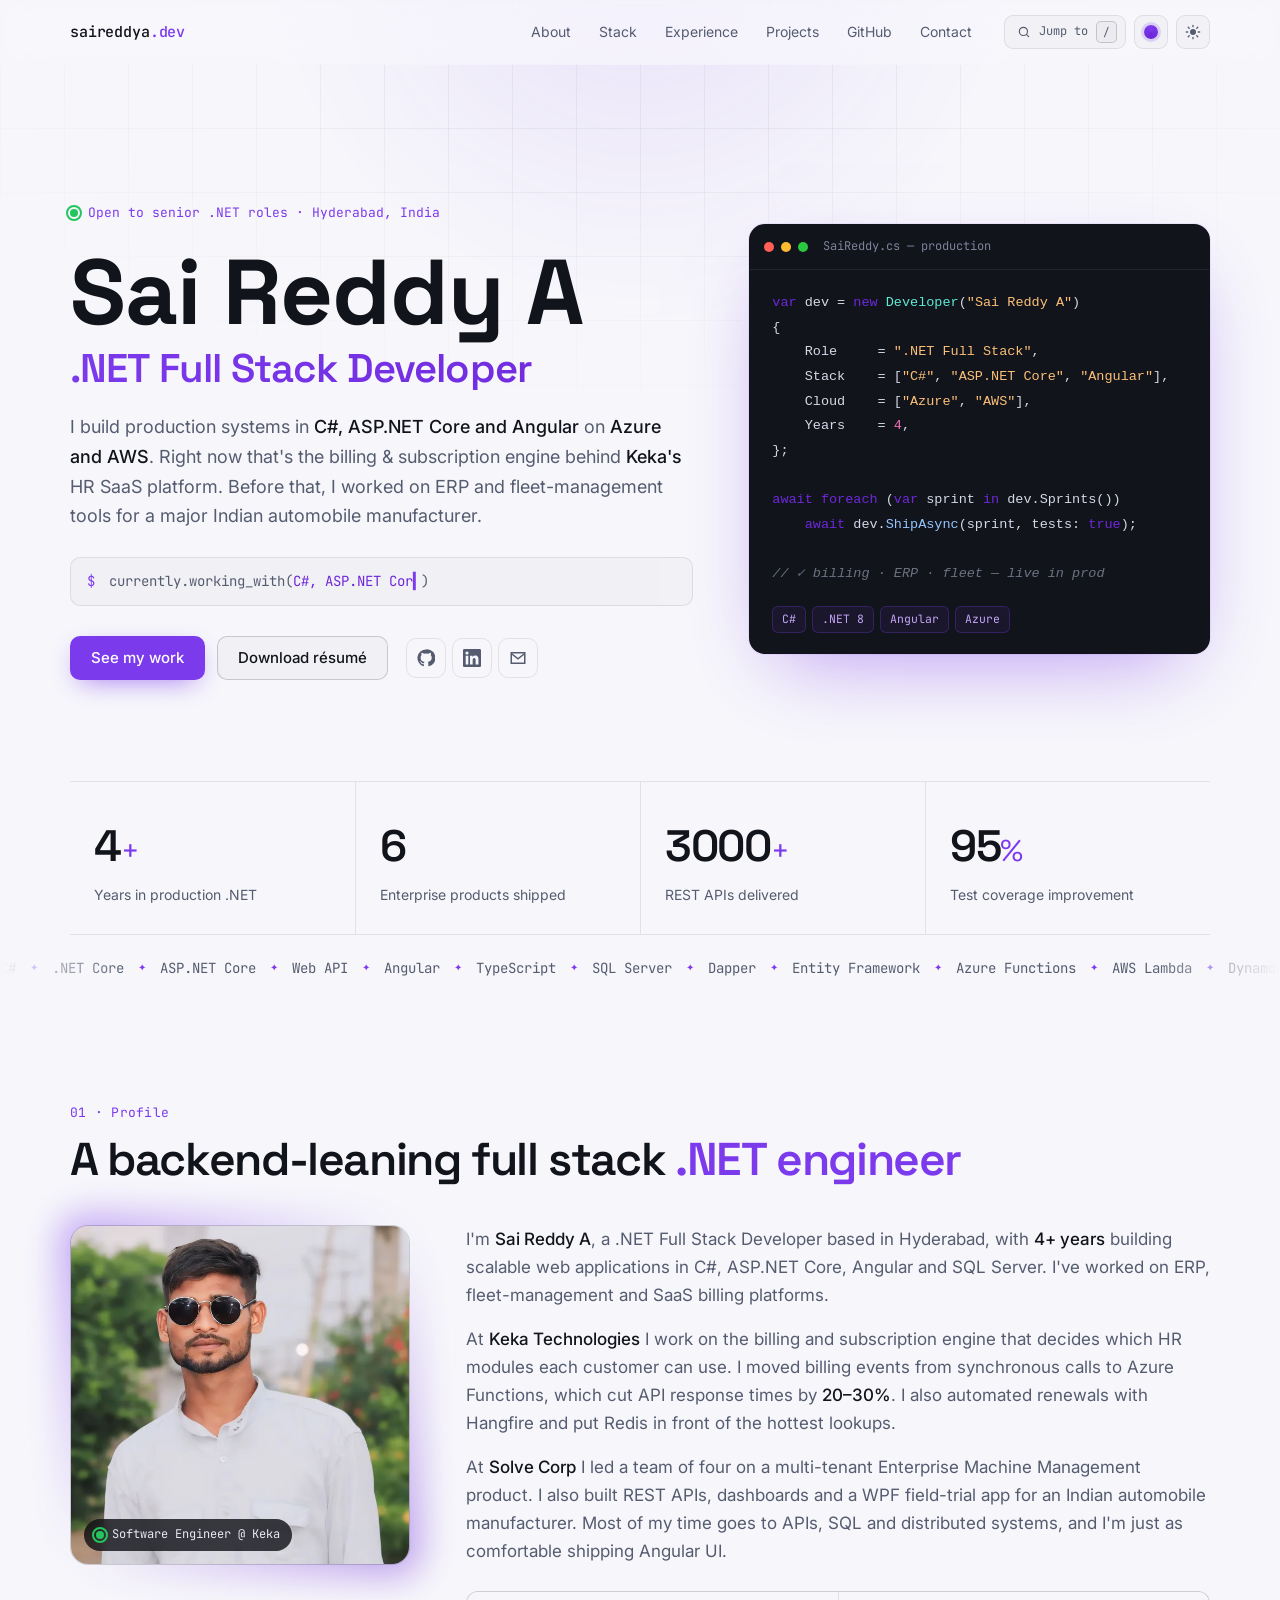
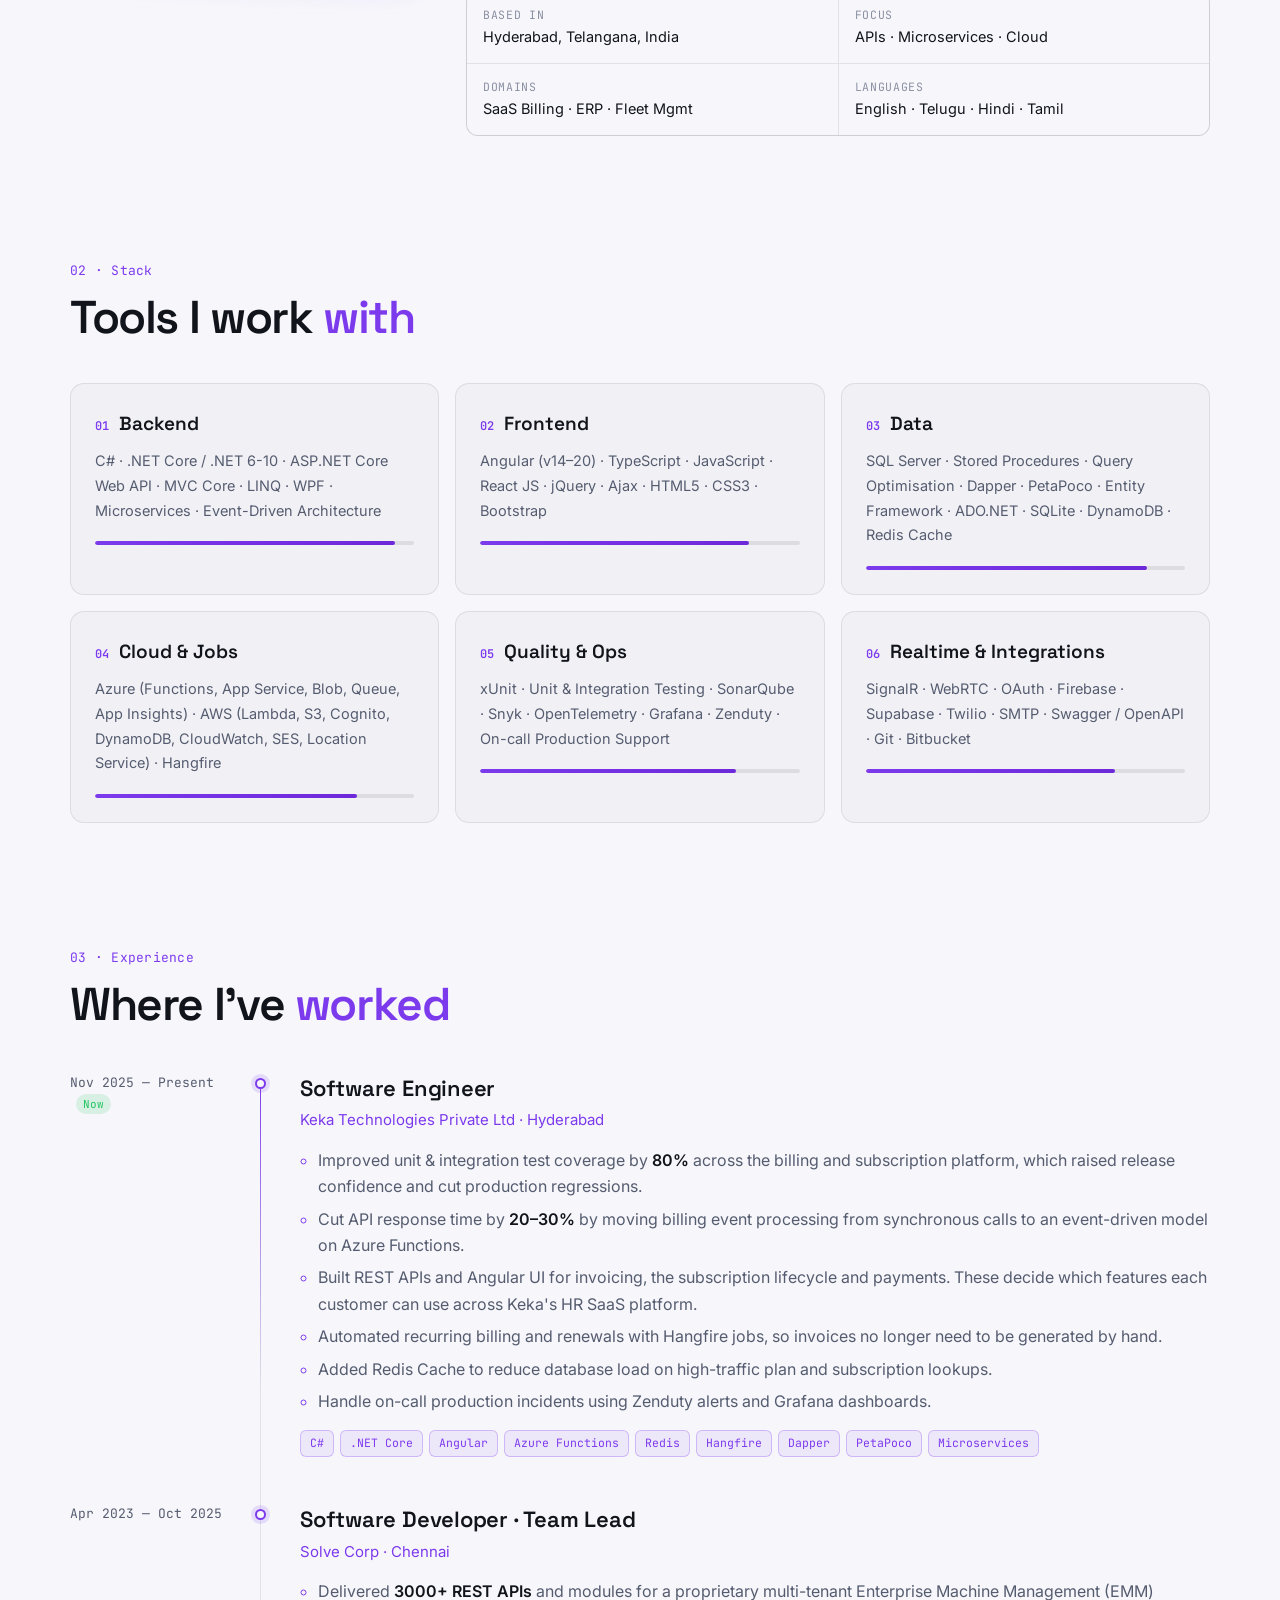
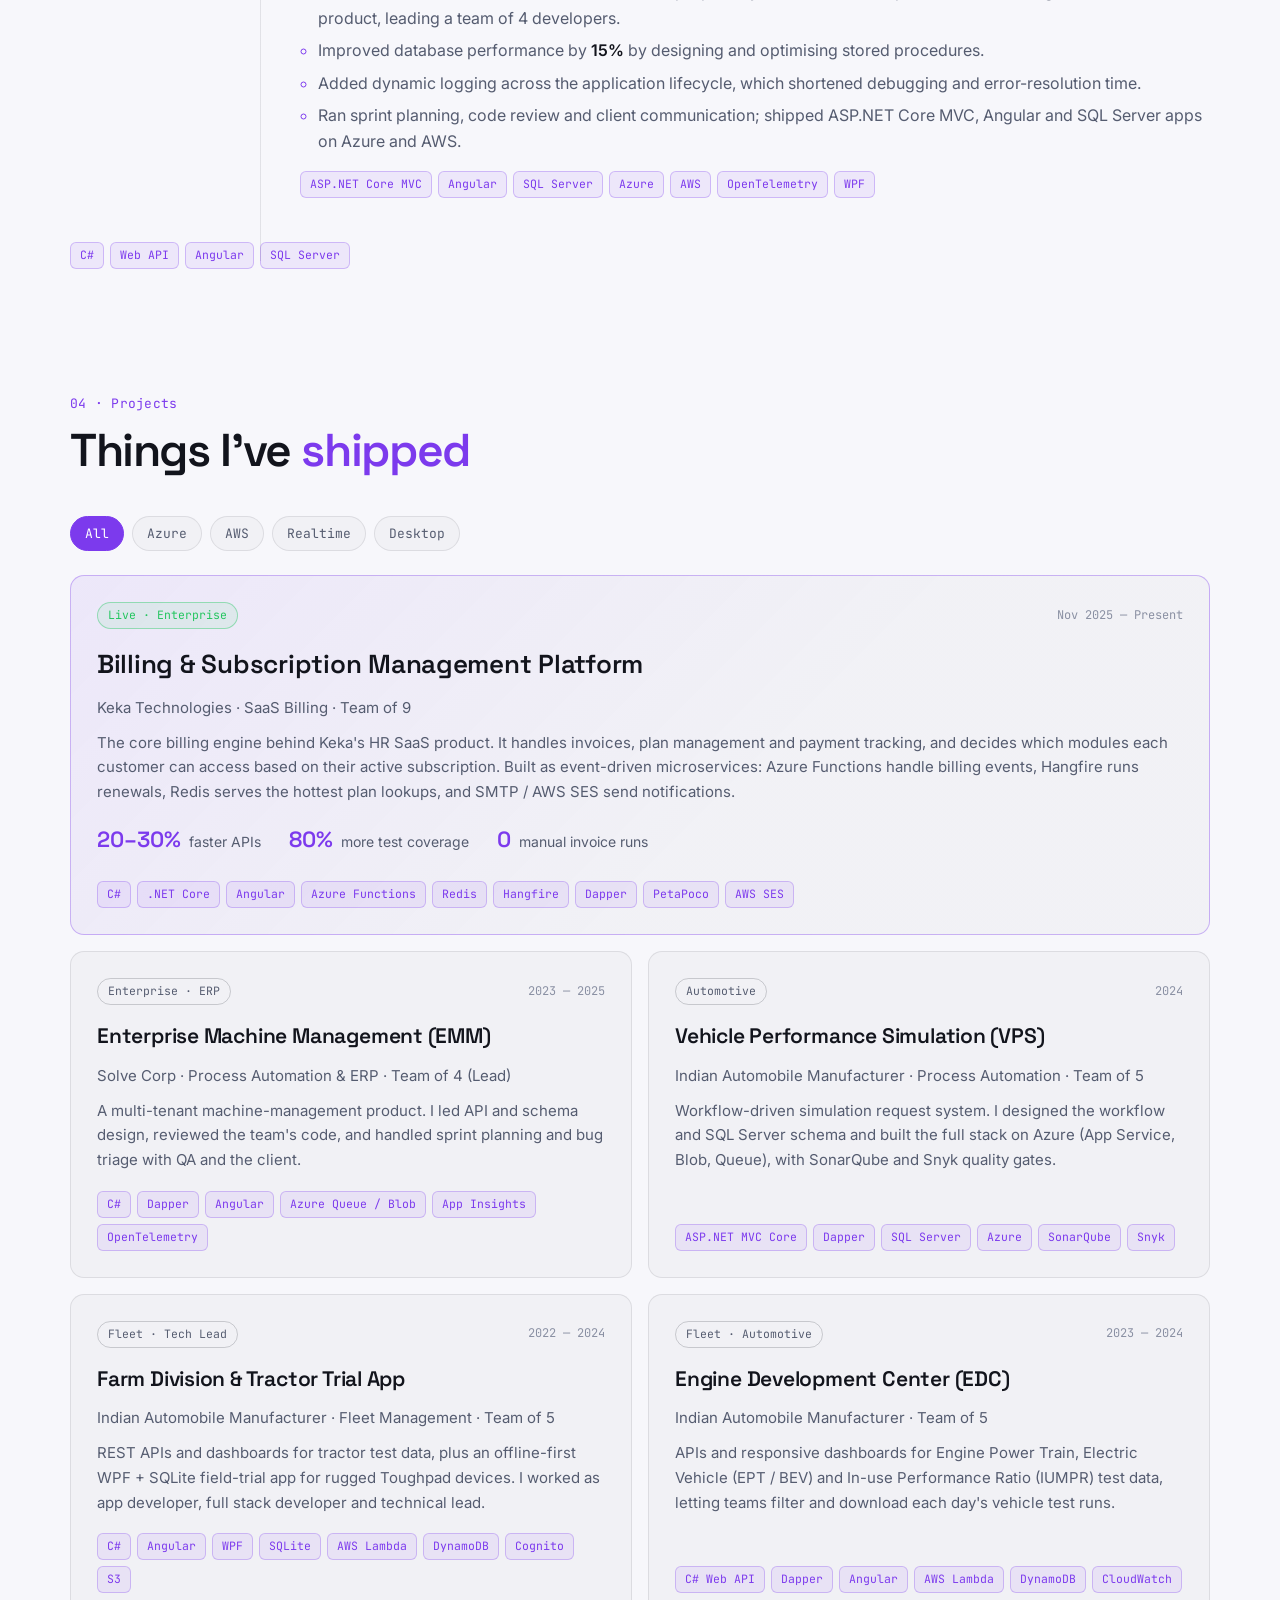
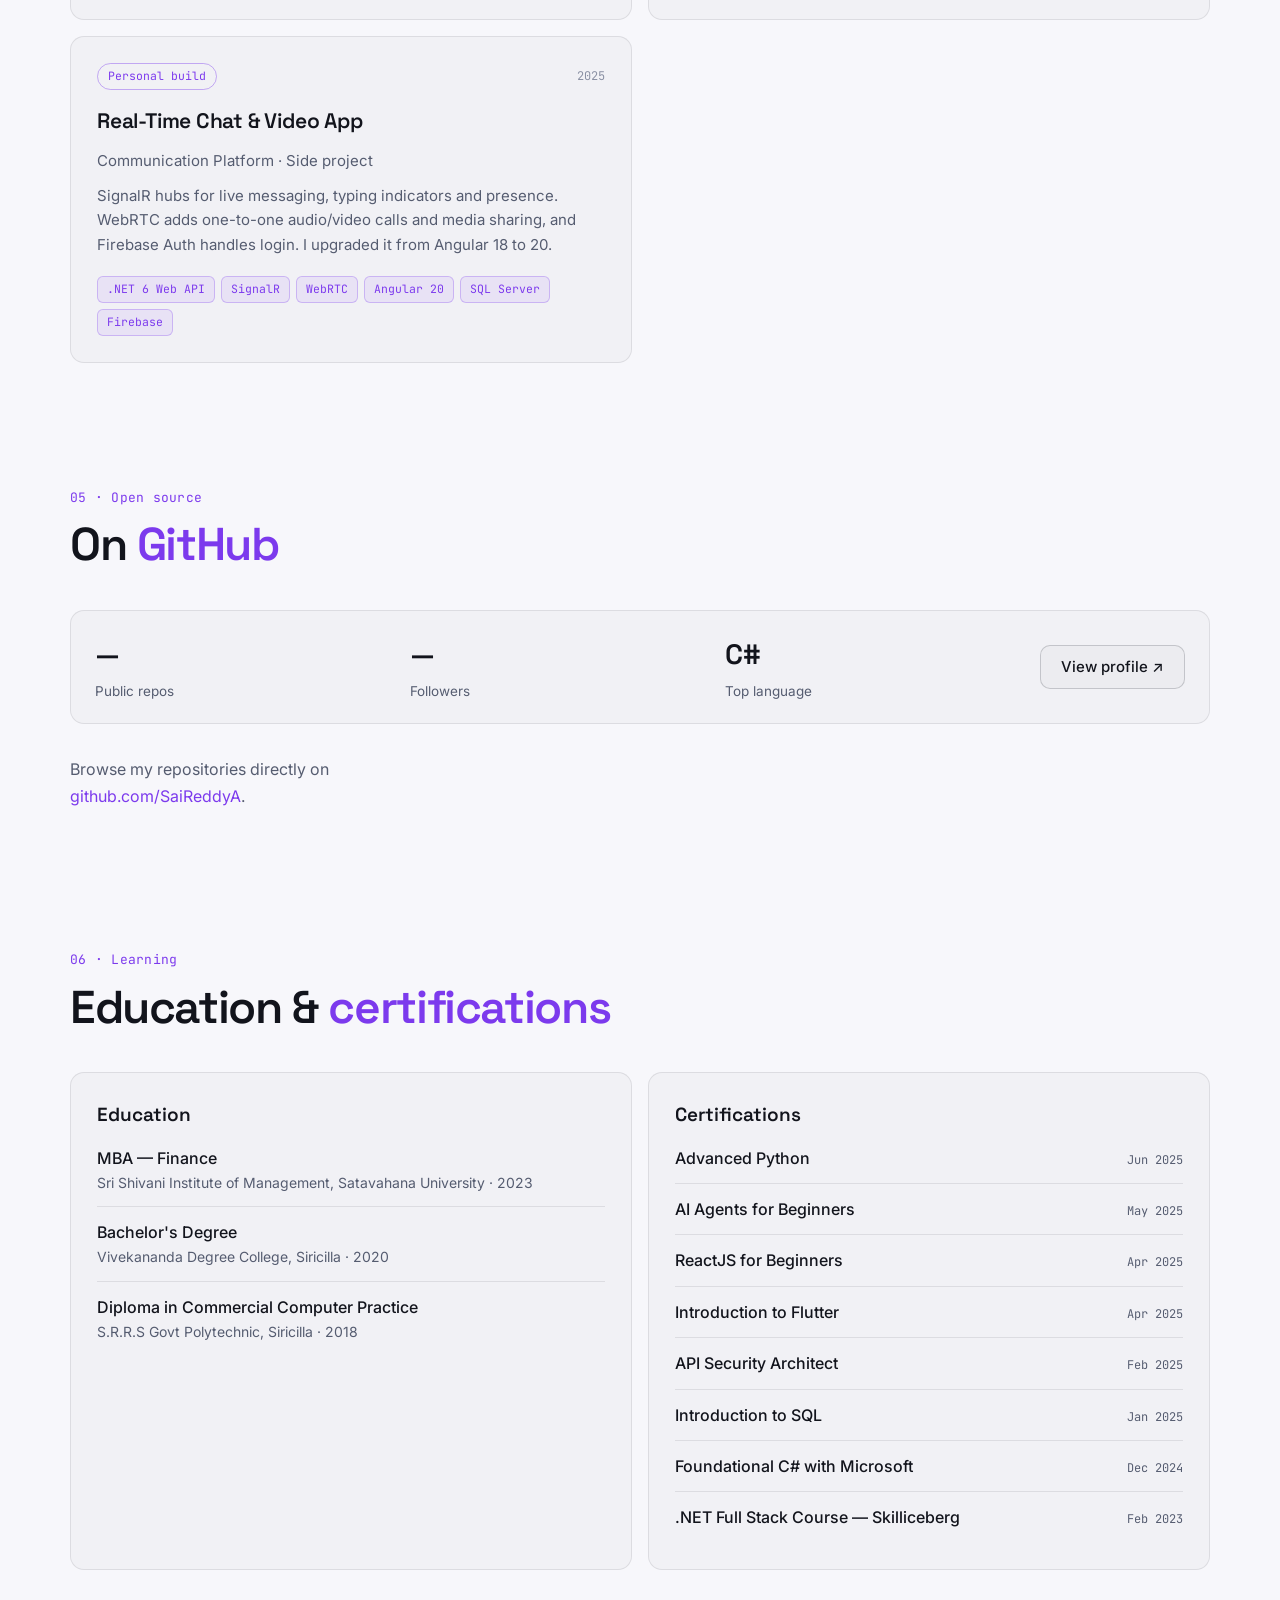
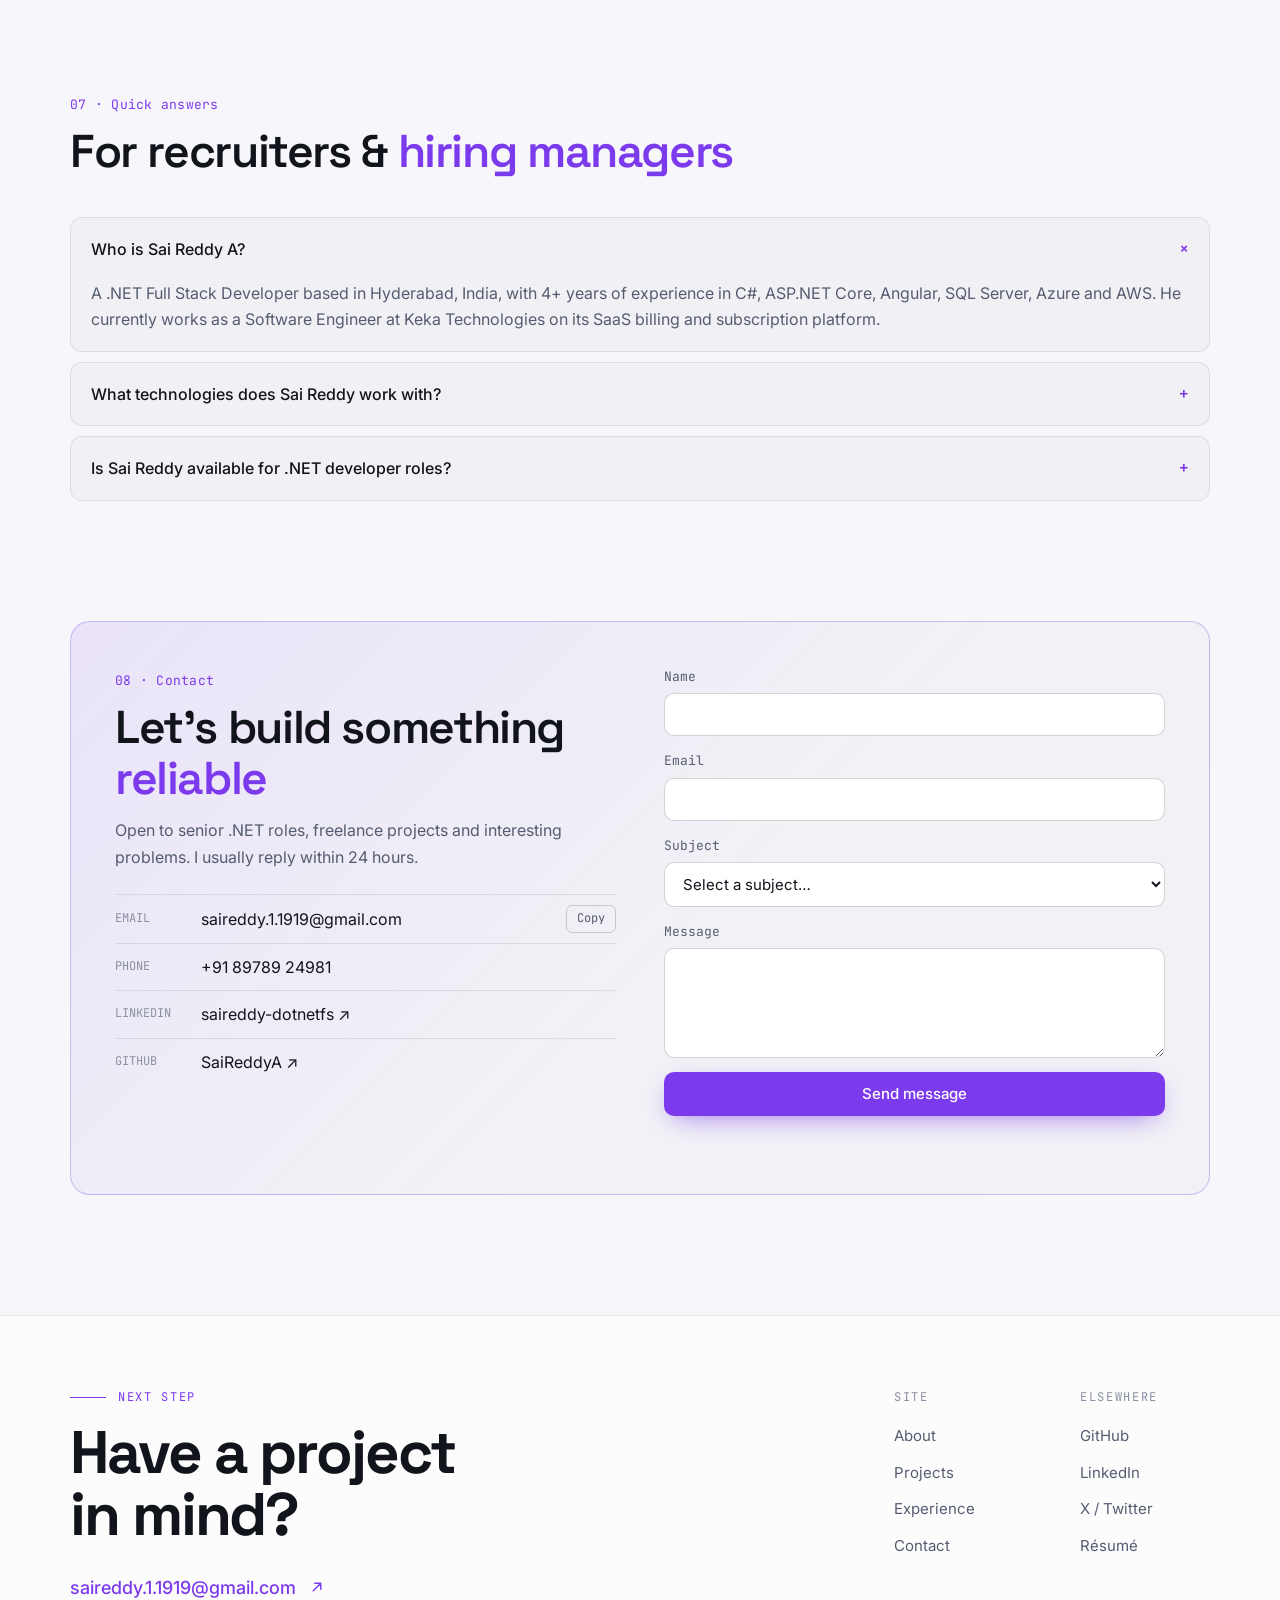
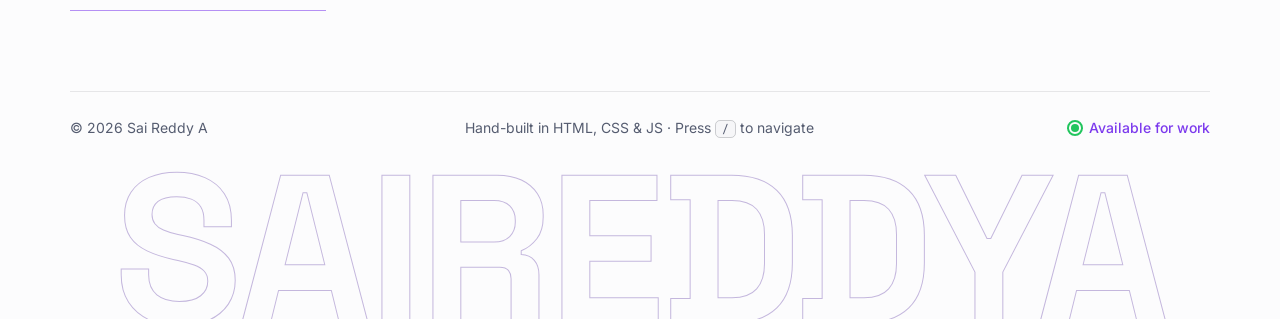
<file: index.html>
<!DOCTYPE html>
<html lang="en-IN" data-mode="dark" data-theme="violet">
<head>
  <meta charset="utf-8">
  <meta name="viewport" content="width=device-width, initial-scale=1">
  <title>Sai Reddy A — .NET Full Stack Developer (C#, ASP.NET Core, Angular, Azure) | Hyderabad, India</title>
  <meta name="description" content="Sai Reddy A is a .NET Full Stack Developer in Hyderabad, India with 4+ years building production systems in C#, ASP.NET Core, Angular, SQL Server, Azure and AWS — SaaS billing, ERP and fleet-management platforms. Software Engineer at Keka. Open to senior .NET roles.">
  <meta name="keywords" content="Sai Reddy, Sai Reddy A, Sai Reddy .NET Developer, Sai Reddy dotnet, .NET Full Stack Developer, .NET Developer Hyderabad, dotnet developer India, C# Developer, ASP.NET Core Developer, Angular Developer, Azure Developer, Full Stack Developer Hyderabad, Keka Software Engineer, Microservices, Azure Functions, SQL Server, Dapper, Hangfire, Redis">
  <meta name="author" content="Sai Reddy A">
  <meta name="robots" content="index, follow, max-image-preview:large, max-snippet:-1">
  <meta name="googlebot" content="index, follow">
  <meta name="theme-color" content="#0a0b10">
  <meta name="color-scheme" content="dark light">
  <link rel="canonical" href="https://saireddya.dev/">

  <!-- Open Graph -->
  <meta property="og:type" content="profile">
  <meta property="og:site_name" content="Sai Reddy A — .NET Full Stack Developer">
  <meta property="og:title" content="Sai Reddy A — .NET Full Stack Developer (C#, ASP.NET Core, Angular, Azure)">
  <meta property="og:description" content="4+ years shipping production .NET systems — SaaS billing at Keka, ERP and fleet-management platforms. C#, ASP.NET Core, Angular, Azure, AWS. Hyderabad, India.">
  <meta property="og:url" content="https://saireddya.dev/">
  <meta property="og:image" content="https://saireddya.dev/assets/img/og-image.png">
  <meta property="og:image:width" content="1200">
  <meta property="og:image:height" content="630">
  <meta property="og:image:alt" content="Sai Reddy A — .NET Full Stack Developer">
  <meta property="og:locale" content="en_IN">
  <meta property="profile:first_name" content="Sai">
  <meta property="profile:last_name" content="Reddy">
  <!-- Twitter -->
  <meta name="twitter:card" content="summary_large_image">
  <meta name="twitter:site" content="@SaiReddy8978">
  <meta name="twitter:creator" content="@SaiReddy8978">
  <meta name="twitter:title" content="Sai Reddy A — .NET Full Stack Developer">
  <meta name="twitter:description" content="C#, ASP.NET Core, Angular, Azure & AWS. 4+ years shipping SaaS billing, ERP and fleet-management systems.">
  <meta name="twitter:image" content="https://saireddya.dev/assets/img/og-image.png">

  <link rel="icon" href="assets/img/favicon.svg" type="image/svg+xml">
  <link rel="apple-touch-icon" href="assets/img/apple-touch-icon.png">
  <link rel="manifest" href="site.webmanifest">
  <link rel="alternate" type="text/plain" title="LLM summary" href="llms.txt">

  <link rel="preconnect" href="https://fonts.googleapis.com">
  <link rel="preconnect" href="https://fonts.gstatic.com" crossorigin>
  <link rel="stylesheet" href="https://fonts.googleapis.com/css2?family=Inter:wght@400;500;600&family=JetBrains+Mono:wght@400;500&family=Space+Grotesk:wght@500;600;700&display=swap">
  <link rel="stylesheet" href="assets/css/style.css">
  <script>
    /* Set theme before first paint to avoid a flash */
    (function(){try{var d=document.documentElement,m=localStorage.getItem("mode"),t=localStorage.getItem("theme");
      d.dataset.mode=m||(matchMedia("(prefers-color-scheme: light)").matches?"light":"dark");if(t)d.dataset.theme=t;}catch(e){}})();
  </script>

  <!-- Structured data: tells Google and AI assistants exactly who this page is about -->
  <script type="application/ld+json">
  {
    "@context": "https://schema.org",
    "@graph": [
      {
        "@type": "Person",
        "@id": "https://saireddya.dev/#person",
        "name": "Sai Reddy A",
        "alternateName": ["Sai Reddy", "Sai Reddy Dotnet", "SaiReddyA"],
        "jobTitle": ".NET Full Stack Developer",
        "description": ".NET Full Stack Developer with 4+ years of experience building scalable web applications using C#, ASP.NET Core, Angular, SQL Server, Azure and AWS across ERP, fleet management and SaaS billing platforms.",
        "url": "https://saireddya.dev/",
        "image": "https://saireddya.dev/assets/img/sai-reddy-dotnet-developer.jpg",
        "email": "mailto:saireddy.1.1919@gmail.com",
        "address": { "@type": "PostalAddress", "addressLocality": "Hyderabad", "addressRegion": "Telangana", "addressCountry": "IN" },
        "worksFor": { "@type": "Organization", "name": "Keka Technologies Private Ltd", "url": "https://www.keka.com" },
        "alumniOf": [
          { "@type": "CollegeOrUniversity", "name": "Sri Shivani Institute of Management, Satavahana University" },
          { "@type": "CollegeOrUniversity", "name": "Vivekananda Degree College, Siricilla" },
          { "@type": "EducationalOrganization", "name": "S.R.R.S Government Polytechnic, Siricilla" }
        ],
        "knowsAbout": ["C#", ".NET", ".NET Core", "ASP.NET Core", "ASP.NET Core MVC", "Web API", "REST API design", "Microservices", "Event-Driven Architecture", "Angular", "TypeScript", "SQL Server", "Entity Framework", "Dapper", "PetaPoco", "Azure", "Azure Functions", "AWS", "AWS Lambda", "DynamoDB", "Redis", "Hangfire", "SignalR", "WebRTC", "WPF", "xUnit", "SonarQube", "OpenTelemetry", "Grafana"],
        "knowsLanguage": ["English", "Telugu", "Hindi", "Tamil"],
        "hasOccupation": {
          "@type": "Occupation",
          "name": ".NET Full Stack Developer",
          "occupationLocation": { "@type": "City", "name": "Hyderabad" },
          "skills": "C#, ASP.NET Core, Angular, SQL Server, Azure, AWS, Microservices"
        },
        "hasCredential": [
          { "@type": "EducationalOccupationalCredential", "name": "Foundational C# with Microsoft", "credentialCategory": "certificate" },
          { "@type": "EducationalOccupationalCredential", "name": "API Security Architect", "credentialCategory": "certificate" },
          { "@type": "EducationalOccupationalCredential", "name": "Advanced Python", "credentialCategory": "certificate" },
          { "@type": "EducationalOccupationalCredential", "name": "Master of Business Administration (Finance)", "credentialCategory": "degree" }
        ],
        "sameAs": [
          "https://github.com/SaiReddyA",
          "https://www.linkedin.com/in/saireddy-dotnetfs",
          "https://twitter.com/SaiReddy8978"
        ]
      },
      {
        "@type": "ProfilePage",
        "@id": "https://saireddya.dev/#webpage",
        "url": "https://saireddya.dev/",
        "name": "Sai Reddy A — .NET Full Stack Developer Portfolio",
        "inLanguage": "en-IN",
        "dateModified": "2026-10-06",
        "mainEntity": { "@id": "https://saireddya.dev/#person" }
      },
      {
        "@type": "WebSite",
        "@id": "https://saireddya.dev/#website",
        "url": "https://saireddya.dev/",
        "name": "Sai Reddy A",
        "publisher": { "@id": "https://saireddya.dev/#person" }
      },
      {
        "@type": "FAQPage",
        "mainEntity": [
          { "@type": "Question", "name": "Who is Sai Reddy A?",
            "acceptedAnswer": { "@type": "Answer", "text": "Sai Reddy A is a .NET Full Stack Developer based in Hyderabad, India, with 4+ years of experience in C#, ASP.NET Core, Angular, SQL Server, Azure and AWS. He currently works as a Software Engineer at Keka Technologies on its SaaS billing and subscription platform." } },
          { "@type": "Question", "name": "What technologies does Sai Reddy work with?",
            "acceptedAnswer": { "@type": "Answer", "text": "C#, .NET Core, ASP.NET Core Web API and MVC, Angular and TypeScript, SQL Server, Dapper, PetaPoco, Entity Framework, Azure Functions, AWS (Lambda, DynamoDB, S3, Cognito), Redis Cache, Hangfire, SignalR, WebRTC and microservice / event-driven architectures." } },
          { "@type": "Question", "name": "Is Sai Reddy available for .NET developer roles?",
            "acceptedAnswer": { "@type": "Answer", "text": "Yes. Sai Reddy is open to senior .NET / full stack developer opportunities and freelance work. He can be contacted at saireddy.1.1919@gmail.com." } }
        ]
      }
    ]
  }
  </script>
</head>

<body>
  <a class="skip" href="#main">Skip to content</a>
  <div class="bg-grid" aria-hidden="true"></div>
  <div class="bg-glow" aria-hidden="true"></div>
  <div class="progress" aria-hidden="true"></div>

  <!-- ===== Top bar ===== -->
  <header class="topbar" id="top">
    <div class="wrap topbar-inner">
      <a href="#home" class="brand" aria-label="Sai Reddy home">saireddya<span class="accent">.dev</span></a>

      <nav class="nav" aria-label="Primary">
        <a href="#about">About</a>
        <a href="#stack">Stack</a>
        <a href="#experience">Experience</a>
        <a href="#projects">Projects</a>
        <a href="#github">GitHub</a>
        <a href="#contact">Contact</a>
      </nav>

      <div class="topbar-actions">
        <button class="kbd-btn" id="openPalette" type="button" aria-label="Open command palette">
          <svg viewBox="0 0 24 24" width="14" height="14" aria-hidden="true"><circle cx="11" cy="11" r="7" fill="none" stroke="currentColor" stroke-width="2"/><path d="M20 20l-3.5-3.5" stroke="currentColor" stroke-width="2" stroke-linecap="round"/></svg>
          <span class="hide-sm">Jump to</span><kbd>/</kbd>
        </button>
        <button class="icon-btn" id="themeBtn" type="button" aria-label="Next colour theme" title="Next colour theme (T)">
          <span class="swatch" aria-hidden="true"></span>
        </button>
        <button class="icon-btn" id="modeBtn" type="button" aria-label="Toggle light / dark mode" title="Light / dark (L)">
          <svg class="i-moon" viewBox="0 0 24 24" width="16" height="16" aria-hidden="true"><path d="M21 12.8A9 9 0 1 1 11.2 3a7 7 0 0 0 9.8 9.8z" fill="currentColor"/></svg>
          <svg class="i-sun" viewBox="0 0 24 24" width="16" height="16" aria-hidden="true"><circle cx="12" cy="12" r="4.5" fill="currentColor"/><g stroke="currentColor" stroke-width="2" stroke-linecap="round"><path d="M12 2v2M12 20v2M4.9 4.9l1.4 1.4M17.7 17.7l1.4 1.4M2 12h2M20 12h2M4.9 19.1l1.4-1.4M17.7 6.3l1.4-1.4"/></g></svg>
        </button>
        <button class="icon-btn menu-btn" id="menuBtn" type="button" aria-label="Open menu" aria-expanded="false">
          <span></span><span></span>
        </button>
      </div>
    </div>
  </header>

  <main id="main">
    <!-- ===== Hero ===== -->
    <section class="hero wrap" id="home">
      <div class="hero-copy">
        <p class="status reveal"><span class="pulse"></span> Open to senior .NET roles · Hyderabad, India</p>
        <h1 class="hero-title reveal">
          <span class="name">Sai Reddy A</span>
          <span class="role">.NET Full Stack Developer</span>
        </h1>
        <p class="lede reveal">
          I build production systems in <strong>C#, ASP.NET Core and Angular</strong> on
          <strong>Azure and AWS</strong>. Right now that's the billing &amp; subscription engine behind
          <strong>Keka's</strong> HR SaaS platform. Before that, I worked on ERP and fleet-management tools for a major Indian automobile manufacturer.
        </p>

        <div class="terminal reveal" aria-label="Currently working with">
          <span class="prompt">$</span> currently.working_with(<span class="typed" id="typed">C#, ASP.NET Core, Angular</span><span class="caret">▍</span>)
        </div>

        <div class="cta-row reveal">
          <a class="btn btn-primary" href="#projects">See my work</a>
          <a class="btn btn-ghost" href="assets/Sai_Reddy_A_DotNet_Full_Stack_Developer_Resume.pdf" download>Download résumé</a>
          <div class="socials">
            <a href="https://github.com/SaiReddyA" target="_blank" rel="noopener me" aria-label="GitHub">
              <svg viewBox="0 0 24 24" width="18" height="18" aria-hidden="true"><path fill="currentColor" d="M12 .5a11.5 11.5 0 0 0-3.6 22.4c.6.1.8-.3.8-.6v-2c-3.2.7-3.9-1.5-3.9-1.5-.5-1.3-1.3-1.7-1.3-1.7-1-.7.1-.7.1-.7 1.2.1 1.8 1.2 1.8 1.2 1 1.8 2.8 1.3 3.5 1 .1-.8.4-1.3.7-1.6-2.6-.3-5.3-1.3-5.3-5.7 0-1.3.5-2.3 1.2-3.1-.1-.3-.5-1.5.1-3.1 0 0 1-.3 3.2 1.2a11 11 0 0 1 5.8 0c2.2-1.5 3.2-1.2 3.2-1.2.6 1.6.2 2.8.1 3.1.8.8 1.2 1.8 1.2 3.1 0 4.4-2.7 5.4-5.3 5.7.4.4.8 1.1.8 2.2v3.3c0 .3.2.7.8.6A11.5 11.5 0 0 0 12 .5z"/></svg>
            </a>
            <a href="https://www.linkedin.com/in/saireddy-dotnetfs" target="_blank" rel="noopener me" aria-label="LinkedIn">
              <svg viewBox="0 0 24 24" width="18" height="18" aria-hidden="true"><path fill="currentColor" d="M20.4 20.5h-3.6v-5.6c0-1.3 0-3-1.8-3s-2.1 1.4-2.1 2.9v5.7H9.4V9h3.4v1.6h.1a3.8 3.8 0 0 1 3.4-1.9c3.6 0 4.3 2.4 4.3 5.5v6.3zM5.3 7.4a2.1 2.1 0 1 1 0-4.2 2.1 2.1 0 0 1 0 4.2zM7.1 20.5H3.6V9h3.5v11.5zM22.2 0H1.8C.8 0 0 .8 0 1.7v20.6c0 .9.8 1.7 1.8 1.7h20.4c1 0 1.8-.8 1.8-1.7V1.7C24 .8 23.2 0 22.2 0z"/></svg>
            </a>
            <a href="mailto:saireddy.1.1919@gmail.com" aria-label="Email">
              <svg viewBox="0 0 24 24" width="18" height="18" aria-hidden="true"><path fill="none" stroke="currentColor" stroke-width="2" d="M3 5h18v14H3z"/><path fill="none" stroke="currentColor" stroke-width="2" d="M3 6l9 7 9-7"/></svg>
            </a>
          </div>
        </div>
      </div>

      <aside class="hero-card reveal" aria-label="Code snapshot">
        <div class="win-bar"><i></i><i></i><i></i><span>SaiReddy.cs — production</span></div>
<pre class="code"><code><span class="k">var</span> dev = <span class="k">new</span> <span class="t">Developer</span>(<span class="s">"Sai Reddy A"</span>)
{
    Role     = <span class="s">".NET Full Stack"</span>,
    Stack    = [<span class="s">"C#"</span>, <span class="s">"ASP.NET Core"</span>, <span class="s">"Angular"</span>],
    Cloud    = [<span class="s">"Azure"</span>, <span class="s">"AWS"</span>],
    Years    = <span class="n">4</span>,
};

<span class="k">await foreach</span> (<span class="k">var</span> sprint <span class="k">in</span> dev.Sprints())
    <span class="k">await</span> dev.<span class="f">ShipAsync</span>(sprint, tests: <span class="k">true</span>);

<span class="c">// ✓ billing · ERP · fleet — live in prod</span></code></pre>
        <div class="chips"><span>C#</span><span>.NET 8</span><span>Angular</span><span>Azure</span></div>
      </aside>
    </section>

    <!-- ===== Metrics ===== -->
    <section class="wrap metrics" aria-label="Highlights">
      <div class="metric reveal"><b data-count="4">4</b><i>+</i><span>Years in production .NET</span></div>
      <div class="metric reveal"><b data-count="6">6</b><span>Enterprise products shipped</span></div>
      <div class="metric reveal"><b data-count="3000">3000</b><i>+</i><span>REST APIs delivered</span></div>
      <div class="metric reveal"><b data-count="95">95</b><i>%</i><span>Test coverage improvement</span></div>
    </section>

    <!-- ===== Marquee ===== -->
    <div class="marquee" aria-hidden="true">
      <div class="marquee-track">
        <span>C#</span><span>.NET Core</span><span>ASP.NET Core</span><span>Web API</span><span>Angular</span><span>TypeScript</span><span>SQL Server</span><span>Dapper</span><span>Entity Framework</span><span>Azure Functions</span><span>AWS Lambda</span><span>DynamoDB</span><span>Redis</span><span>Hangfire</span><span>SignalR</span><span>WebRTC</span><span>Microservices</span><span>xUnit</span><span>OpenTelemetry</span><span>Grafana</span>
        <span>C#</span><span>.NET Core</span><span>ASP.NET Core</span><span>Web API</span><span>Angular</span><span>TypeScript</span><span>SQL Server</span><span>Dapper</span><span>Entity Framework</span><span>Azure Functions</span><span>AWS Lambda</span><span>DynamoDB</span><span>Redis</span><span>Hangfire</span><span>SignalR</span><span>WebRTC</span><span>Microservices</span><span>xUnit</span><span>OpenTelemetry</span><span>Grafana</span>
      </div>
    </div>

    <!-- ===== About ===== -->
    <section class="section wrap" id="about">
      <header class="sec-head reveal">
        <span class="eyebrow">01 · Profile</span>
        <h2>A backend-leaning full stack <em>.NET engineer</em></h2>
      </header>
      <div class="about-grid">
        <figure class="portrait reveal">
          <picture>
            <source srcset="assets/img/sai-reddy-dotnet-developer.webp" type="image/webp">
            <img src="assets/img/sai-reddy-dotnet-developer.jpg" width="640" height="640" loading="lazy" alt="Sai Reddy A, .NET Full Stack Developer in Hyderabad">
          </picture>
          <figcaption><span class="pulse"></span> Software Engineer @ Keka</figcaption>
        </figure>
        <div class="about-copy reveal">
          <p>
            I'm <strong>Sai Reddy A</strong>, a .NET Full Stack Developer based in Hyderabad, with
            <strong>4+ years</strong> building scalable web applications in C#, ASP.NET Core, Angular and SQL Server.
            I've worked on ERP, fleet-management and SaaS billing platforms.
          </p>
          <p>
            At <strong>Keka Technologies</strong> I work on the billing and subscription engine that decides which HR modules each customer can use.
            I moved billing events from synchronous calls to Azure Functions, which cut API response times by
            <strong>20–30%</strong>. I also automated renewals with Hangfire and put Redis in front of the hottest lookups.
          </p>
          <p>
            At <strong>Solve Corp</strong> I led a team of four on a multi-tenant Enterprise Machine Management product.
            I also built REST APIs, dashboards and a WPF field-trial app for an Indian automobile manufacturer.
            Most of my time goes to APIs, SQL and distributed systems, and I'm just as comfortable shipping Angular UI.
          </p>
          <ul class="facts">
            <li><span>Based in</span>Hyderabad, Telangana, India</li>
            <li><span>Focus</span>APIs · Microservices · Cloud</li>
            <li><span>Domains</span>SaaS Billing · ERP · Fleet Mgmt</li>
            <li><span>Languages</span>English · Telugu · Hindi · Tamil</li>
          </ul>
        </div>
      </div>
    </section>

    <!-- ===== Stack ===== -->
    <section class="section wrap" id="stack">
      <header class="sec-head reveal">
        <span class="eyebrow">02 · Stack</span>
        <h2>Tools I work <em>with</em></h2>
      </header>
      <div class="stack-grid">
        <article class="stack-card reveal"><h3><span>01</span>Backend</h3>
          <p>C# · .NET Core / .NET 6-10 · ASP.NET Core Web API · MVC Core · LINQ · WPF · Microservices · Event-Driven Architecture</p>
          <div class="bar"><i style="--w:94%"></i></div></article>
        <article class="stack-card reveal"><h3><span>02</span>Frontend</h3>
          <p>Angular (v14–20) · TypeScript · JavaScript · React JS · jQuery · Ajax · HTML5 · CSS3 · Bootstrap</p>
          <div class="bar"><i style="--w:84%"></i></div></article>
        <article class="stack-card reveal"><h3><span>03</span>Data</h3>
          <p>SQL Server · Stored Procedures · Query Optimisation · Dapper · PetaPoco · Entity Framework · ADO.NET · SQLite · DynamoDB · Redis Cache</p>
          <div class="bar"><i style="--w:88%"></i></div></article>
        <article class="stack-card reveal"><h3><span>04</span>Cloud &amp; Jobs</h3>
          <p>Azure (Functions, App Service, Blob, Queue, App Insights) · AWS (Lambda, S3, Cognito, DynamoDB, CloudWatch, SES, Location Service) · Hangfire</p>
          <div class="bar"><i style="--w:82%"></i></div></article>
        <article class="stack-card reveal"><h3><span>05</span>Quality &amp; Ops</h3>
          <p>xUnit · Unit &amp; Integration Testing · SonarQube · Snyk · OpenTelemetry · Grafana · Zenduty · On-call Production Support</p>
          <div class="bar"><i style="--w:80%"></i></div></article>
        <article class="stack-card reveal"><h3><span>06</span>Realtime &amp; Integrations</h3>
          <p>SignalR · WebRTC · OAuth · Firebase · Supabase · Twilio · SMTP · Swagger / OpenAPI · Git · Bitbucket</p>
          <div class="bar"><i style="--w:78%"></i></div></article>
      </div>
    </section>

    <!-- ===== Experience ===== -->
    <section class="section wrap" id="experience">
      <header class="sec-head reveal">
        <span class="eyebrow">03 · Experience</span>
        <h2>Where I've <em>worked</em></h2>
      </header>
      <ol class="timeline">
        <li class="job reveal">
          <div class="job-when"><time datetime="2025-11">Nov 2025</time> — Present <span class="now">Now</span></div>
          <div class="job-body">
            <h3>Software Engineer</h3>
            <p class="org">Keka Technologies Private Ltd · Hyderabad</p>
            <ul>
              <li>Improved unit &amp; integration test coverage by <b>80%</b> across the billing and subscription platform, which raised release confidence and cut production regressions.</li>
              <li>Cut API response time by <b>20–30%</b> by moving billing event processing from synchronous calls to an event-driven model on Azure Functions.</li>
              <li>Built REST APIs and Angular UI for invoicing, the subscription lifecycle and payments. These decide which features each customer can use across Keka's HR SaaS platform.</li>
              <li>Automated recurring billing and renewals with Hangfire jobs, so invoices no longer need to be generated by hand.</li>
              <li>Added Redis Cache to reduce database load on high-traffic plan and subscription lookups.</li>
              <li>Handle on-call production incidents using Zenduty alerts and Grafana dashboards.</li>
            </ul>
            <div class="tags"><span>C#</span><span>.NET Core</span><span>Angular</span><span>Azure Functions</span><span>Redis</span><span>Hangfire</span><span>Dapper</span><span>PetaPoco</span><span>Microservices</span></div>
          </div>
        </li>
        <li class="job reveal">
          <div class="job-when"><time datetime="2023-04">Apr 2023</time> — <time datetime="2025-10">Oct 2025</time></div>
          <div class="job-body">
            <h3>Software Developer · Team Lead</h3>
            <p class="org">Solve Corp · Chennai</p>
            <ul>
              <li>Delivered <b>3000+ REST APIs</b> and modules for a proprietary multi-tenant Enterprise Machine Management (EMM) product, leading a team of 4 developers.</li>
              <li>Improved database performance by <b>15%</b> by designing and optimising stored procedures.</li>
              <li>Added dynamic logging across the application lifecycle, which shortened debugging and error-resolution time.</li>
              <li>Ran sprint planning, code review and client communication; shipped ASP.NET Core MVC, Angular and SQL Server apps on Azure and AWS.</li>
            </ul>
            <div class="tags"><span>ASP.NET Core MVC</span><span>Angular</span><span>SQL Server</span><span>Azure</span><span>AWS</span><span>OpenTelemetry</span><span>WPF</span></div>
          </div>
        </li>
            </ul>
            <div class="tags"><span>C#</span><span>Web API</span><span>Angular</span><span>SQL Server</span></div>
          </div>
        </li>
      </ol>
    </section>

    <!-- ===== Projects ===== -->
    <section class="section wrap" id="projects">
      <header class="sec-head reveal">
        <span class="eyebrow">04 · Projects</span>
        <h2>Things I've <em>shipped</em></h2>
      </header>

      <div class="filters reveal" role="tablist" aria-label="Filter projects">
        <button class="chip-btn active" data-filter="all" role="tab" aria-selected="true">All</button>
        <button class="chip-btn" data-filter="azure" role="tab" aria-selected="false">Azure</button>
        <button class="chip-btn" data-filter="aws" role="tab" aria-selected="false">AWS</button>
        <button class="chip-btn" data-filter="realtime" role="tab" aria-selected="false">Realtime</button>
        <button class="chip-btn" data-filter="desktop" role="tab" aria-selected="false">Desktop</button>
      </div>

      <div class="project-grid">
        <article class="project featured reveal" data-tags="azure">
          <div class="p-top"><span class="badge live">Live · Enterprise</span><span class="when">Nov 2025 — Present</span></div>
          <h3>Billing &amp; Subscription Management Platform</h3>
          <p class="client">Keka Technologies · SaaS Billing · Team of 9</p>
          <p>The core billing engine behind Keka's HR SaaS product. It handles invoices, plan management and payment tracking, and decides which modules each customer can access based on their active subscription. Built as event-driven microservices: Azure Functions handle billing events, Hangfire runs renewals, Redis serves the hottest plan lookups, and SMTP / AWS SES send notifications.</p>
          <ul class="impact"><li><b>20–30%</b> faster APIs</li><li><b>80%</b> more test coverage</li><li><b>0</b> manual invoice runs</li></ul>
          <div class="tags"><span>C#</span><span>.NET Core</span><span>Angular</span><span>Azure Functions</span><span>Redis</span><span>Hangfire</span><span>Dapper</span><span>PetaPoco</span><span>AWS SES</span></div>
        </article>

        <article class="project reveal" data-tags="azure">
          <div class="p-top"><span class="badge">Enterprise · ERP</span><span class="when">2023 — 2025</span></div>
          <h3>Enterprise Machine Management (EMM)</h3>
          <p class="client">Solve Corp · Process Automation &amp; ERP · Team of 4 (Lead)</p>
          <p>A multi-tenant machine-management product. I led API and schema design, reviewed the team's code, and handled sprint planning and bug triage with QA and the client.</p>
          <div class="tags"><span>C#</span><span>Dapper</span><span>Angular</span><span>Azure Queue / Blob</span><span>App Insights</span><span>OpenTelemetry</span></div>
        </article>

        <article class="project reveal" data-tags="azure">
          <div class="p-top"><span class="badge">Automotive</span><span class="when">2024</span></div>
          <h3>Vehicle Performance Simulation (VPS)</h3>
          <p class="client">Indian Automobile Manufacturer · Process Automation · Team of 5</p>
          <p>Workflow-driven simulation request system. I designed the workflow and SQL Server schema and built the full stack on Azure (App Service, Blob, Queue), with SonarQube and Snyk quality gates.</p>
          <div class="tags"><span>ASP.NET MVC Core</span><span>Dapper</span><span>SQL Server</span><span>Azure</span><span>SonarQube</span><span>Snyk</span></div>
        </article>

        <article class="project reveal" data-tags="aws desktop">
          <div class="p-top"><span class="badge">Fleet · Tech Lead</span><span class="when">2022 — 2024</span></div>
          <h3>Farm Division &amp; Tractor Trial App</h3>
          <p class="client">Indian Automobile Manufacturer · Fleet Management · Team of 5</p>
          <p>REST APIs and dashboards for tractor test data, plus an offline-first WPF + SQLite field-trial app for rugged Toughpad devices. I worked as app developer, full stack developer and technical lead.</p>
          <div class="tags"><span>C#</span><span>Angular</span><span>WPF</span><span>SQLite</span><span>AWS Lambda</span><span>DynamoDB</span><span>Cognito</span><span>S3</span></div>
        </article>

        <article class="project reveal" data-tags="aws">
          <div class="p-top"><span class="badge">Fleet · Automotive</span><span class="when">2023 — 2024</span></div>
          <h3>Engine Development Center (EDC)</h3>
          <p class="client">Indian Automobile Manufacturer · Team of 5</p>
          <p>APIs and responsive dashboards for Engine Power Train, Electric Vehicle (EPT / BEV) and In-use Performance Ratio (IUMPR) test data, letting teams filter and download each day's vehicle test runs.</p>
          <div class="tags"><span>C# Web API</span><span>Dapper</span><span>Angular</span><span>AWS Lambda</span><span>DynamoDB</span><span>CloudWatch</span></div>
        </article>

        <article class="project reveal" data-tags="realtime">
          <div class="p-top"><span class="badge personal">Personal build</span><span class="when">2025</span></div>
          <h3>Real-Time Chat &amp; Video App</h3>
          <p class="client">Communication Platform · Side project</p>
          <p>SignalR hubs for live messaging, typing indicators and presence. WebRTC adds one-to-one audio/video calls and media sharing, and Firebase Auth handles login. I upgraded it from Angular 18 to 20.</p>
          <div class="tags"><span>.NET 6 Web API</span><span>SignalR</span><span>WebRTC</span><span>Angular 20</span><span>SQL Server</span><span>Firebase</span></div>
        </article>
      </div>
    </section>

    <!-- ===== GitHub ===== -->
    <section class="section wrap" id="github">
      <header class="sec-head reveal">
        <span class="eyebrow">05 · Open source</span>
        <h2>On <em>GitHub</em></h2>
      </header>
      <div class="gh-stats reveal" id="ghStats">
        <div><b id="ghRepos">—</b><span>Public repos</span></div>
        <div><b id="ghFollowers">—</b><span>Followers</span></div>
        <div><b id="ghLang">C#</b><span>Top language</span></div>
        <a class="btn btn-ghost" href="https://github.com/SaiReddyA" target="_blank" rel="noopener">View profile ↗</a>
      </div>
      <div class="repo-grid" id="repoGrid" aria-live="polite">
        <p class="muted">Loading recent repositories…</p>
      </div>
    </section>

    <!-- ===== Education & Certs ===== -->
    <section class="section wrap" id="education">
      <header class="sec-head reveal">
        <span class="eyebrow">06 · Learning</span>
        <h2>Education &amp; <em>certifications</em></h2>
      </header>
      <div class="edu-grid">
        <div class="edu reveal">
          <h3>Education</h3>
          <ul class="list">
            <li><b>MBA — Finance</b><span>Sri Shivani Institute of Management, Satavahana University · 2023</span></li>
            <li><b>Bachelor's Degree</b><span>Vivekananda Degree College, Siricilla · 2020</span></li>
            <li><b>Diploma in Commercial Computer Practice</b><span>S.R.R.S Govt Polytechnic, Siricilla · 2018</span></li>
          </ul>
        </div>
        <div class="edu reveal">
          <h3>Certifications</h3>
          <ul class="list cert">
            <li><b>Advanced Python</b><span>Jun 2025</span></li>
            <li><b>AI Agents for Beginners</b><span>May 2025</span></li>
            <li><b>ReactJS for Beginners</b><span>Apr 2025</span></li>
            <li><b>Introduction to Flutter</b><span>Apr 2025</span></li>
            <li><b>API Security Architect</b><span>Feb 2025</span></li>
            <li><b>Introduction to SQL</b><span>Jan 2025</span></li>
            <li><b>Foundational C# with Microsoft</b><span>Dec 2024</span></li>
            <li><b>.NET Full Stack Course — Skilliceberg</b><span>Feb 2023</span></li>
          </ul>
        </div>
      </div>
    </section>

    <!-- ===== FAQ (visible copy matches structured data) ===== -->
    <section class="section wrap" id="faq">
      <header class="sec-head reveal">
        <span class="eyebrow">07 · Quick answers</span>
        <h2>For recruiters &amp; <em>hiring managers</em></h2>
      </header>
      <div class="faq">
        <details class="reveal" open><summary>Who is Sai Reddy A?</summary>
          <p>A .NET Full Stack Developer based in Hyderabad, India, with 4+ years of experience in C#, ASP.NET Core, Angular, SQL Server, Azure and AWS. He currently works as a Software Engineer at Keka Technologies on its SaaS billing and subscription platform.</p></details>
        <details class="reveal"><summary>What technologies does Sai Reddy work with?</summary>
          <p>C#, .NET Core, ASP.NET Core Web API and MVC, Angular and TypeScript, SQL Server, Dapper, PetaPoco, Entity Framework, Azure Functions, AWS (Lambda, DynamoDB, S3, Cognito), Redis Cache, Hangfire, SignalR, WebRTC and microservice / event-driven architectures.</p></details>
        <details class="reveal"><summary>Is Sai Reddy available for .NET developer roles?</summary>
          <p>Yes. He is open to senior .NET / full stack developer opportunities and freelance work. Email <a href="mailto:saireddy.1.1919@gmail.com">saireddy.1.1919@gmail.com</a>.</p></details>
      </div>
    </section>

    <!-- ===== Contact ===== -->
    <section class="section wrap" id="contact">
      <div class="contact-card reveal">
        <div class="contact-copy">
          <span class="eyebrow">08 · Contact</span>
          <h2>Let's build something <em>reliable</em></h2>
          <p>Open to senior .NET roles, freelance projects and interesting problems. I usually reply within 24 hours.</p>
          <ul class="contact-list">
            <li><span>Email</span><a href="mailto:saireddy.1.1919@gmail.com">saireddy.1.1919@gmail.com</a><button class="copy" type="button" data-copy="saireddy.1.1919@gmail.com" aria-label="Copy email">Copy</button></li>
            <li><span>Phone</span><a href="tel:+918978924981">+91 89789 24981</a></li>
            <li><span>LinkedIn</span><a href="https://www.linkedin.com/in/saireddy-dotnetfs" target="_blank" rel="noopener">saireddy-dotnetfs ↗</a></li>
            <li><span>GitHub</span><a href="https://github.com/SaiReddyA" target="_blank" rel="noopener">SaiReddyA ↗</a></li>
          </ul>
        </div>
        <form class="contact-form" id="contactForm" action="https://formspree.io/f/mleqwewj" method="POST">
          <label>Name<input name="name" required maxlength="80" autocomplete="name"></label>
          <label>Email<input name="email" type="email" required autocomplete="email"></label>
          <label>Subject
            <select name="subject" required>
              <option value="">Select a subject…</option>
              <option>Job opportunity</option>
              <option>Freelance project</option>
              <option>Technical discussion</option>
              <option>Other</option>
            </select>
          </label>
          <label>Message<textarea name="message" rows="4" required maxlength="2000"></textarea></label>
          <input type="text" name="_gotcha" class="hp" tabindex="-1" autocomplete="off" aria-hidden="true">
          <button class="btn btn-primary" type="submit">Send message</button>
          <p class="form-status" id="formStatus" role="status"></p>
        </form>
      </div>
    </section>
  </main>

  <footer class="site-footer" aria-label="Site footer">
    <div class="footer-watermark" aria-hidden="true">SAIREDDYA</div>
    <div class="wrap footer-inner">
      <div class="footer-cta">
        <p class="footer-eyebrow">Next step</p>
        <h2>Have a project<br>in mind?</h2>
        <a class="footer-mail" href="mailto:saireddy.1.1919@gmail.com">saireddy.1.1919@gmail.com
          <svg viewBox="0 0 24 24" width="18" height="18" aria-hidden="true"><path d="M7 17L17 7M9 7h8v8" fill="none" stroke="currentColor" stroke-width="2" stroke-linecap="round" stroke-linejoin="round"/></svg>
        </a>
      </div>
      <nav class="footer-cols" aria-label="Footer">
        <div>
          <p class="footer-head">Site</p>
          <a href="#about">About</a>
          <a href="#projects">Projects</a>
          <a href="#experience">Experience</a>
          <a href="#contact">Contact</a>
        </div>
        <div>
          <p class="footer-head">Elsewhere</p>
          <a href="https://github.com/SaiReddyA" target="_blank" rel="noopener me">GitHub</a>
          <a href="https://www.linkedin.com/in/saireddy-dotnetfs" target="_blank" rel="noopener me">LinkedIn</a>
          <a href="https://twitter.com/SaiReddy8978" target="_blank" rel="noopener me">X / Twitter</a>
          <a href="assets/Sai_Reddy_A_DotNet_Full_Stack_Developer_Resume.pdf" download>Résumé</a>
        </div>
      </nav>
      <div class="footer-bottom">
        <p>© <span id="year">2026</span> Sai Reddy A</p>
        <p class="muted">Hand-built in HTML, CSS &amp; JS · Press <kbd>/</kbd> to navigate</p>
        <p class="footer-avail"><span class="pulse"></span> Available for work</p>
      </div>
    </div>
  </footer>

  <!-- ===== Command palette ===== -->
  <div class="palette" id="palette" role="dialog" aria-modal="true" aria-label="Command palette" hidden>
    <div class="palette-backdrop" data-close></div>
    <div class="palette-box">
      <div class="palette-search">
        <svg viewBox="0 0 24 24" width="16" height="16" aria-hidden="true"><circle cx="11" cy="11" r="7" fill="none" stroke="currentColor" stroke-width="2"/><path d="M20 20l-3.5-3.5" stroke="currentColor" stroke-width="2" stroke-linecap="round"/></svg>
        <input id="paletteInput" type="text" placeholder="Jump to a section or run a command…" autocomplete="off" spellcheck="false" aria-controls="paletteList">
        <kbd>Esc</kbd>
      </div>
      <ul class="palette-list" id="paletteList" role="listbox"></ul>
      <div class="palette-foot"><span><kbd>↑</kbd><kbd>↓</kbd> navigate</span><span><kbd>↵</kbd> select</span><span><kbd>Ctrl</kbd><kbd>K</kbd> toggle</span></div>
    </div>
  </div>

  <div class="toast" id="toast" role="status" aria-live="polite"></div>

  <script src="assets/js/main.js" defer></script>
</body>
</html>
</file>
<file: assets/css/style.css>
/* =========================================================
   Sai Reddy A — .NET Full Stack Developer portfolio
   Themes rotate automatically (accent only); light/dark is separate.
   ========================================================= */

:root {
  /* Theme accents — swapped by [data-theme] */
  --a1: #8b5cf6;            /* primary accent  */
  --a2: #c084fc;            /* secondary accent */

  /* Dark surface (default) */
  --bg: #0a0b10;
  --bg-2: #10121a;
  --card: rgba(255, 255, 255, 0.035);
  --card-hi: rgba(255, 255, 255, 0.06);
  --line: rgba(255, 255, 255, 0.08);
  --line-hi: rgba(255, 255, 255, 0.16);
  --text: #e8eaf2;
  --muted: #9097ab;
  --faint: #5c6378;
  --code-bg: #0d0f17;

  --radius: 14px;
  --maxw: 1140px;
  --ease: cubic-bezier(.2, .7, .2, 1);
  --theme-dur: 1.4s;

  --f-display: "Space Grotesk", system-ui, sans-serif;
  --f-body: "Inter", system-ui, -apple-system, "Segoe UI", sans-serif;
  --f-mono: "JetBrains Mono", ui-monospace, "Cascadia Code", Consolas, monospace;
}

/* ---- Accent themes (auto-cycled) ---- */
[data-theme="violet"]  { --a1: #8b5cf6; --a2: #c084fc; }   /* .NET purple */
[data-theme="azure"]   { --a1: #0ea5e9; --a2: #38bdf8; }   /* Azure blue */
[data-theme="emerald"] { --a1: #10b981; --a2: #34d399; }
[data-theme="amber"]   { --a1: #f59e0b; --a2: #fbbf24; }
[data-theme="rose"]    { --a1: #f43f5e; --a2: #fb7185; }
[data-theme="cyan"]    { --a1: #06b6d4; --a2: #67e8f9; }

/* ---- Light mode ---- */
[data-mode="light"] {
  --bg: #f7f7fb;
  --bg-2: #ffffff;
  --card: rgba(15, 17, 30, 0.025);
  --card-hi: rgba(15, 17, 30, 0.05);
  --line: rgba(15, 17, 30, 0.09);
  --line-hi: rgba(15, 17, 30, 0.18);
  --text: #12141c;
  --muted: #555c70;
  --faint: #8a90a3;
  --code-bg: #12141c;
}
[data-mode="light"][data-theme="amber"]   { --a1: #d97706; --a2: #b45309; }
[data-mode="light"][data-theme="emerald"] { --a1: #059669; --a2: #047857; }
[data-mode="light"][data-theme="cyan"]    { --a1: #0891b2; --a2: #0e7490; }
[data-mode="light"][data-theme="azure"]   { --a1: #0284c7; --a2: #0369a1; }
[data-mode="light"][data-theme="violet"]  { --a1: #7c3aed; --a2: #6d28d9; }
[data-mode="light"][data-theme="rose"]    { --a1: #e11d48; --a2: #be123c; }

/* Registered props let accent colours animate smoothly between themes */
@property --a1 { syntax: "<color>"; inherits: true; initial-value: #8b5cf6; }
@property --a2 { syntax: "<color>"; inherits: true; initial-value: #c084fc; }

html { transition: --a1 var(--theme-dur) var(--ease), --a2 var(--theme-dur) var(--ease); }

/* ---- Base ---- */
*, *::before, *::after { box-sizing: border-box; }
html { scroll-behavior: smooth; scroll-padding-top: 84px; -webkit-text-size-adjust: 100%; }
body {
  margin: 0;
  font-family: var(--f-body);
  font-size: 16px;
  line-height: 1.65;
  color: var(--text);
  background: var(--bg);
  overflow-x: hidden;
  transition: background-color .4s, color .4s;
}
img { max-width: 100%; display: block; height: auto; }
a { color: inherit; text-decoration: none; }
button { font: inherit; color: inherit; cursor: pointer; }
::selection { background: color-mix(in srgb, var(--a1) 35%, transparent); }
:focus-visible { outline: 2px solid var(--a1); outline-offset: 3px; border-radius: 6px; }
kbd {
  font-family: var(--f-mono); font-size: 11px; padding: 1px 6px; border-radius: 5px;
  border: 1px solid var(--line-hi); color: var(--muted); background: var(--card);
}
.wrap { width: min(var(--maxw), 100% - 32px); margin-inline: auto; }
.accent { color: var(--a1); }
.muted { color: var(--muted); }
.skip { position: absolute; left: -999px; top: 8px; z-index: 100; background: var(--a1); color: #fff; padding: 8px 14px; border-radius: 8px; }
.skip:focus { left: 16px; }

/* Background layers */
.bg-grid {
  position: fixed; inset: 0; z-index: -2; pointer-events: none;
  background-image:
    linear-gradient(var(--line) 1px, transparent 1px),
    linear-gradient(90deg, var(--line) 1px, transparent 1px);
  background-size: 64px 64px;
  mask-image: radial-gradient(ellipse 80% 60% at 50% 0%, #000 30%, transparent 80%);
  opacity: .55;
}
.bg-glow {
  position: fixed; z-index: -1; pointer-events: none;
  width: 900px; height: 900px; left: 50%; top: -520px; translate: -50% 0;
  background: radial-gradient(circle, color-mix(in srgb, var(--a1) 32%, transparent), transparent 62%);
  filter: blur(20px); opacity: .55;
}
[data-mode="light"] .bg-glow { opacity: .35; }
.progress {
  position: fixed; top: 0; left: 0; height: 2px; width: 100%; z-index: 60;
  background: linear-gradient(90deg, var(--a1), var(--a2));
  transform-origin: 0 50%; transform: scaleX(var(--p, 0));
}

/* ---- Topbar ---- */
.topbar {
  position: sticky; top: 0; z-index: 50;
  backdrop-filter: saturate(160%) blur(14px);
  -webkit-backdrop-filter: saturate(160%) blur(14px);
  background: color-mix(in srgb, var(--bg) 72%, transparent);
  border-bottom: 1px solid transparent;
  transition: border-color .3s;
}
.topbar.scrolled { border-bottom-color: var(--line); }
.topbar-inner { display: flex; align-items: center; gap: 20px; height: 64px; }
.brand { font-family: var(--f-mono); font-weight: 500; font-size: 15px; letter-spacing: -.01em; }
.nav { display: flex; gap: 4px; margin-left: auto; }
.nav a {
  font-size: 14px; color: var(--muted); padding: 6px 12px; border-radius: 8px;
  transition: color .2s, background .2s;
}
.nav a:hover, .nav a.active { color: var(--text); background: var(--card-hi); }
.topbar-actions { display: flex; align-items: center; gap: 8px; }
.kbd-btn {
  display: inline-flex; align-items: center; gap: 8px; height: 34px; padding: 0 8px 0 12px;
  font-family: var(--f-mono); font-size: 12px; color: var(--muted);
  border: 1px solid var(--line); background: var(--card); border-radius: 9px;
  transition: border-color .2s, color .2s;
}
.kbd-btn:hover { border-color: var(--line-hi); color: var(--text); }
.icon-btn {
  width: 34px; height: 34px; display: grid; place-items: center;
  border: 1px solid var(--line); background: var(--card); border-radius: 9px;
  color: var(--muted); transition: border-color .2s, color .2s;
}
.icon-btn:hover { border-color: var(--line-hi); color: var(--text); }
.swatch {
  width: 14px; height: 14px; border-radius: 50%;
  background: conic-gradient(from 0deg, var(--a1), var(--a2), var(--a1));
  box-shadow: 0 0 0 3px color-mix(in srgb, var(--a1) 18%, transparent);
}
.i-sun { display: none; }
[data-mode="light"] .i-sun { display: block; }
[data-mode="light"] .i-moon { display: none; }
.menu-btn { display: none; flex-direction: column; gap: 4px; }
.menu-btn span { width: 14px; height: 1.5px; background: currentColor; transition: transform .25s; }
.menu-btn[aria-expanded="true"] span:first-child { transform: translateY(2.75px) rotate(45deg); }
.menu-btn[aria-expanded="true"] span:last-child { transform: translateY(-2.75px) rotate(-45deg); }

/* ---- Buttons ---- */
.btn {
  display: inline-flex; align-items: center; justify-content: center; gap: 8px;
  height: 44px; padding: 0 20px; border-radius: 10px;
  font-weight: 500; font-size: 15px; border: 1px solid transparent;
  transition: transform .2s var(--ease), box-shadow .2s, background .2s, border-color .2s;
}
.btn-primary {
  background: var(--a1); color: #fff;
  box-shadow: 0 8px 28px -10px color-mix(in srgb, var(--a1) 80%, transparent);
}
.btn-primary:hover { transform: translateY(-1px); box-shadow: 0 12px 34px -10px color-mix(in srgb, var(--a1) 90%, transparent); }
.btn-ghost { border-color: var(--line-hi); background: var(--card); }
.btn-ghost:hover { border-color: var(--a1); color: var(--a1); }

/* ---- Hero ---- */
.hero {
  display: grid; grid-template-columns: 1.15fr .85fr; gap: 56px; align-items: center;
  padding: 88px 0 56px; min-height: calc(100vh - 64px - 120px);
}
.status {
  display: inline-flex; align-items: center; gap: 10px; margin: 0 0 22px;
  font-family: var(--f-mono); font-size: 13px; color: var(--a1);
}
.pulse {
  width: 8px; height: 8px; border-radius: 50%; background: #22c55e; position: relative; flex: none;
}
.pulse::after {
  content: ""; position: absolute; inset: -4px; border-radius: 50%; border: 2px solid #22c55e;
  animation: ping 2s infinite;
}
@keyframes ping { 0% { transform: scale(.6); opacity: 1; } 100% { transform: scale(1.8); opacity: 0; } }

.hero-title { margin: 0 0 22px; font-family: var(--f-display); line-height: 1.02; letter-spacing: -.035em; }
.hero-title .name { display: block; font-size: clamp(48px, 8vw, 92px); font-weight: 700; }
.hero-title .role {
  display: block; margin-top: 10px; font-size: clamp(24px, 3.4vw, 40px); font-weight: 600;
  background: linear-gradient(90deg, var(--a1), var(--a2));
  -webkit-background-clip: text; background-clip: text; color: transparent;
}
.lede { font-size: 18px; color: var(--muted); max-width: 58ch; margin: 0 0 26px; }
.lede strong { color: var(--text); font-weight: 500; }
.terminal {
  font-family: var(--f-mono); font-size: 14px; color: var(--muted);
  padding: 12px 16px; border-radius: 10px; border: 1px solid var(--line); background: var(--card);
  margin-bottom: 30px; max-width: 100%; overflow-wrap: anywhere;
}
.terminal .prompt { color: var(--a1); margin-right: 6px; }
.terminal .typed { color: var(--a2); }
.caret { color: var(--a1); animation: blink 1s steps(1) infinite; }
@keyframes blink { 50% { opacity: 0; } }
.cta-row { display: flex; flex-wrap: wrap; align-items: center; gap: 12px; }
.socials { display: flex; gap: 6px; margin-left: 6px; }
.socials a {
  width: 40px; height: 40px; display: grid; place-items: center; border-radius: 10px;
  color: var(--muted); border: 1px solid var(--line); transition: color .2s, border-color .2s, transform .2s;
}
.socials a:hover { color: var(--a1); border-color: var(--a1); transform: translateY(-2px); }

.hero-card {
  border-radius: 16px; overflow: hidden; border: 1px solid var(--line-hi);
  background: var(--code-bg);
  box-shadow: 0 30px 80px -30px color-mix(in srgb, var(--a1) 55%, transparent), 0 0 0 1px color-mix(in srgb, var(--a1) 8%, transparent);
  transform: perspective(1200px) rotateY(-6deg) rotateX(2deg);
  transition: transform .6s var(--ease);
}
.hero-card:hover { transform: perspective(1200px) rotateY(0) rotateX(0); }
.win-bar {
  display: flex; align-items: center; gap: 7px; padding: 12px 14px;
  border-bottom: 1px solid rgba(255,255,255,.07); font-family: var(--f-mono); font-size: 12px; color: #7c8399;
}
.win-bar i { width: 10px; height: 10px; border-radius: 50%; background: #3a3f4f; }
.win-bar i:nth-child(1) { background: #ff5f57; } .win-bar i:nth-child(2) { background: #febc2e; } .win-bar i:nth-child(3) { background: #28c840; }
.win-bar span { margin-left: 8px; }
.code {
  margin: 0; padding: 20px 22px; font-family: var(--f-mono); font-size: 13.5px; line-height: 1.75;
  color: #d5d9e6; overflow-x: auto;
}
.code .k { color: var(--a2); } .code .t { color: #5eead4; } .code .s { color: #fbbf77; }
.code .n { color: #f472b6; } .code .f { color: #93c5fd; } .code .c { color: #6b7280; font-style: italic; }
.chips { display: flex; gap: 6px; padding: 0 22px 20px; flex-wrap: wrap; }
.chips span, .tags span {
  font-family: var(--f-mono); font-size: 11.5px; padding: 3px 9px; border-radius: 6px;
  border: 1px solid color-mix(in srgb, var(--a1) 28%, transparent); color: var(--a2); background: color-mix(in srgb, var(--a1) 8%, transparent);
}
[data-mode="light"] .tags span { color: var(--a1); }

/* ---- Metrics ---- */
.metrics {
  display: grid; grid-template-columns: repeat(4, 1fr);
  border-top: 1px solid var(--line); border-bottom: 1px solid var(--line);
}
.metric { padding: 28px 24px; border-left: 1px solid var(--line); }
.metric:first-child { border-left: 0; }
.metric b { font-family: var(--f-display); font-size: 44px; font-weight: 600; letter-spacing: -.03em; }
.metric i { font-style: normal; font-family: var(--f-display); font-size: 30px; color: var(--a1); }
.metric span { display: block; color: var(--muted); font-size: 14px; }

/* ---- Marquee ---- */
.marquee { overflow: hidden; padding: 22px 0; mask-image: linear-gradient(90deg, transparent, #000 10%, #000 90%, transparent); }
.marquee-track { display: flex; gap: 14px; width: max-content; animation: scroll 50s linear infinite; }
.marquee-track span {
  font-family: var(--f-mono); font-size: 14px; color: var(--muted); white-space: nowrap;
  display: inline-flex; align-items: center; gap: 14px;
}
.marquee-track span::after { content: "✦"; color: var(--a1); font-size: 10px; }
.marquee:hover .marquee-track { animation-play-state: paused; }
@keyframes scroll { to { transform: translateX(-50%); } }

/* ---- Sections ---- */
.section { padding: 96px 0 24px; }
.sec-head { margin-bottom: 40px; }
.eyebrow { font-family: var(--f-mono); font-size: 13px; color: var(--a1); letter-spacing: .02em; }
.sec-head h2, .contact-copy h2 {
  margin: 10px 0 0; font-family: var(--f-display); font-weight: 600;
  font-size: clamp(30px, 4.4vw, 46px); letter-spacing: -.03em; line-height: 1.1;
}
h2 em { font-style: normal; color: var(--a1); }

/* About */
.about-grid { display: grid; grid-template-columns: 340px 1fr; gap: 56px; align-items: start; }
.portrait { margin: 0; position: relative; }
.portrait picture { display: block; border-radius: 18px; overflow: hidden; border: 1px solid var(--line-hi); aspect-ratio: 1; }
.portrait img { width: 100%; height: 100%; object-fit: cover; filter: saturate(1.05); transition: transform .8s var(--ease); }
.portrait:hover img { transform: scale(1.04); }
.portrait::before {
  content: ""; position: absolute; inset: -10px; z-index: -1; border-radius: 24px;
  background: linear-gradient(135deg, var(--a1), transparent 50%, var(--a2));
  opacity: .5; filter: blur(18px);
}
.portrait figcaption {
  position: absolute; left: 14px; bottom: 14px; display: flex; align-items: center; gap: 8px;
  font-family: var(--f-mono); font-size: 12px; padding: 6px 12px; border-radius: 999px;
  background: rgba(10, 11, 16, .78); color: #e8eaf2; backdrop-filter: blur(6px);
}
.about-copy p { margin: 0 0 16px; color: var(--muted); font-size: 17px; }
.about-copy strong { color: var(--text); font-weight: 500; }
.facts { list-style: none; padding: 0; margin: 26px 0 0; display: grid; grid-template-columns: 1fr 1fr; gap: 1px; background: var(--line); border: 1px solid var(--line); border-radius: 12px; overflow: hidden; }
.facts li { background: var(--bg); padding: 14px 16px; font-size: 14.5px; }
.facts span { display: block; font-family: var(--f-mono); font-size: 11.5px; color: var(--faint); text-transform: uppercase; letter-spacing: .06em; }

/* Stack */
.stack-grid { display: grid; grid-template-columns: repeat(3, 1fr); gap: 16px; }
.stack-card {
  padding: 24px; border-radius: var(--radius); border: 1px solid var(--line); background: var(--card);
  transition: border-color .25s, transform .25s var(--ease), background .25s;
}
.stack-card:hover { border-color: color-mix(in srgb, var(--a1) 45%, transparent); transform: translateY(-3px); background: var(--card-hi); }
.stack-card h3 { margin: 0 0 10px; font-family: var(--f-display); font-size: 19px; font-weight: 600; display: flex; gap: 10px; align-items: baseline; }
.stack-card h3 span { font-family: var(--f-mono); font-size: 12px; color: var(--a1); }
.stack-card p { margin: 0 0 18px; color: var(--muted); font-size: 14.5px; line-height: 1.7; }
.bar { height: 4px; border-radius: 4px; background: var(--line); overflow: hidden; }
.bar i { display: block; height: 100%; width: 0; background: linear-gradient(90deg, var(--a1), var(--a2)); border-radius: inherit; transition: width 1.4s var(--ease) .2s; }
.stack-card.in .bar i { width: var(--w); }

/* Timeline */
.timeline { list-style: none; margin: 0; padding: 0; position: relative; }
.timeline::before { content: ""; position: absolute; left: 190px; top: 8px; bottom: 8px; width: 1px; background: linear-gradient(var(--a1), var(--line) 40%); }
.job { display: grid; grid-template-columns: 190px 1fr; gap: 40px; padding-bottom: 44px; position: relative; }
.job::before {
  content: ""; position: absolute; left: 185px; top: 8px; width: 11px; height: 11px; border-radius: 50%;
  background: var(--bg); border: 2px solid var(--a1); box-shadow: 0 0 0 4px color-mix(in srgb, var(--a1) 15%, transparent);
}
.job-when { font-family: var(--f-mono); font-size: 13px; color: var(--muted); padding-top: 2px; padding-right: 24px; }
.now { display: inline-block; margin-left: 6px; font-size: 11px; padding: 1px 7px; border-radius: 99px; background: rgba(34, 197, 94, .14); color: #22c55e; }
.job-body h3 { margin: 0; font-family: var(--f-display); font-size: 22px; font-weight: 600; letter-spacing: -.01em; }
.org { margin: 2px 0 14px; color: var(--a1); font-size: 15px; }
.job-body ul { margin: 0 0 16px; padding-left: 18px; color: var(--muted); }
.job-body li { margin-bottom: 6px; }
.job-body li::marker { color: var(--a1); }
.job-body b, .project b { color: var(--text); font-weight: 600; }
.tags { display: flex; flex-wrap: wrap; gap: 6px; }

/* Projects */
.filters { display: flex; flex-wrap: wrap; gap: 8px; margin-bottom: 24px; }
.chip-btn {
  font-family: var(--f-mono); font-size: 13px; padding: 6px 14px; border-radius: 999px;
  border: 1px solid var(--line); background: var(--card); color: var(--muted); transition: all .2s;
}
.chip-btn:hover { color: var(--text); border-color: var(--line-hi); }
.chip-btn.active { background: var(--a1); color: #fff; border-color: var(--a1); }
.project-grid { display: grid; grid-template-columns: repeat(2, 1fr); gap: 16px; }
.project {
  padding: 26px; border-radius: var(--radius); border: 1px solid var(--line); background: var(--card);
  display: flex; flex-direction: column; gap: 10px; position: relative; overflow: hidden;
  transition: border-color .25s, transform .25s var(--ease), opacity .3s;
}
.project::after {
  content: ""; position: absolute; inset: 0; pointer-events: none; opacity: 0; transition: opacity .3s;
  background: radial-gradient(400px circle at var(--mx, 50%) var(--my, 0%), color-mix(in srgb, var(--a1) 12%, transparent), transparent 60%);
}
.project:hover { border-color: color-mix(in srgb, var(--a1) 45%, transparent); transform: translateY(-3px); }
.project:hover::after { opacity: 1; }
.project.featured { grid-column: 1 / -1; border-color: color-mix(in srgb, var(--a1) 35%, transparent); background: linear-gradient(135deg, color-mix(in srgb, var(--a1) 8%, transparent), var(--card) 60%); }
.project.hidden { display: none; }
.p-top { display: flex; justify-content: space-between; align-items: center; gap: 10px; }
.badge { font-family: var(--f-mono); font-size: 11.5px; padding: 3px 10px; border-radius: 99px; border: 1px solid var(--line-hi); color: var(--muted); }
.badge.live { border-color: rgba(34, 197, 94, .4); color: #22c55e; background: rgba(34, 197, 94, .08); }
.badge.personal { border-color: color-mix(in srgb, var(--a1) 40%, transparent); color: var(--a1); }
.when { font-family: var(--f-mono); font-size: 12px; color: var(--faint); }
.project h3 { margin: 4px 0 0; font-family: var(--f-display); font-size: 21px; font-weight: 600; letter-spacing: -.01em; }
.project.featured h3 { font-size: 26px; }
.client { margin: 0; font-size: 13.5px; color: var(--a1); }
.project p { margin: 0; color: var(--muted); font-size: 15px; }
.project .tags { margin-top: auto; padding-top: 8px; }
.impact { list-style: none; margin: 6px 0; padding: 0; display: flex; flex-wrap: wrap; gap: 10px 28px; color: var(--muted); font-size: 14px; }
.impact b { font-family: var(--f-display); font-size: 22px; color: var(--a1); margin-right: 4px; }

/* GitHub */
.gh-stats {
  display: grid; grid-template-columns: repeat(3, 1fr) auto; gap: 16px; align-items: center;
  padding: 20px 24px; border: 1px solid var(--line); border-radius: var(--radius); background: var(--card); margin-bottom: 16px;
}
.gh-stats b { display: block; font-family: var(--f-display); font-size: 28px; font-weight: 600; }
.gh-stats span { color: var(--muted); font-size: 13.5px; }
.repo-grid { display: grid; grid-template-columns: repeat(3, 1fr); gap: 14px; }
.repo {
  display: flex; flex-direction: column; gap: 8px; padding: 18px 20px; border-radius: 12px;
  border: 1px solid var(--line); background: var(--card); transition: border-color .2s, transform .2s;
}
.repo:hover { border-color: color-mix(in srgb, var(--a1) 45%, transparent); transform: translateY(-2px); }
.repo h3 { margin: 0; font-family: var(--f-mono); font-size: 14px; font-weight: 500; color: var(--a1); word-break: break-word; }
.repo p { margin: 0; color: var(--muted); font-size: 14px; flex: 1; }
.repo .meta { display: flex; gap: 14px; font-family: var(--f-mono); font-size: 12px; color: var(--faint); }
.repo .dot { display: inline-block; width: 9px; height: 9px; border-radius: 50%; background: var(--a1); margin-right: 5px; vertical-align: middle; }

/* Education */
.edu-grid { display: grid; grid-template-columns: 1fr 1fr; gap: 16px; }
.edu { padding: 26px; border: 1px solid var(--line); border-radius: var(--radius); background: var(--card); }
.edu h3 { margin: 0 0 14px; font-family: var(--f-display); font-size: 19px; font-weight: 600; }
.list { list-style: none; margin: 0; padding: 0; }
.list li { padding: 12px 0; border-top: 1px solid var(--line); display: flex; flex-direction: column; }
.list li:first-child { border-top: 0; padding-top: 0; }
.list b { font-weight: 500; }
.list span { color: var(--muted); font-size: 14px; }
.list.cert li { flex-direction: row; justify-content: space-between; gap: 12px; align-items: baseline; }
.list.cert span { font-family: var(--f-mono); font-size: 12px; white-space: nowrap; }

/* FAQ */
.faq { display: grid; gap: 10px; }
.faq details { border: 1px solid var(--line); border-radius: 12px; background: var(--card); padding: 0 20px; }
.faq summary { cursor: pointer; padding: 18px 0; font-weight: 500; list-style: none; display: flex; justify-content: space-between; gap: 16px; }
.faq summary::-webkit-details-marker { display: none; }
.faq summary::after { content: "+"; font-family: var(--f-mono); color: var(--a1); transition: transform .2s; }
.faq details[open] summary::after { transform: rotate(45deg); }
.faq p { margin: 0 0 18px; color: var(--muted); }
.faq a { color: var(--a1); }

/* Contact */
.contact-card {
  display: grid; grid-template-columns: 1fr 1fr; gap: 48px; padding: 44px;
  border-radius: 20px; border: 1px solid color-mix(in srgb, var(--a1) 30%, transparent);
  background: linear-gradient(135deg, color-mix(in srgb, var(--a1) 10%, transparent), var(--card) 55%);
}
.contact-copy p { color: var(--muted); margin: 14px 0 24px; }
.contact-list { list-style: none; padding: 0; margin: 0; }
.contact-list li { display: flex; align-items: center; gap: 12px; padding: 10px 0; border-top: 1px solid var(--line); flex-wrap: wrap; }
.contact-list span { width: 74px; font-family: var(--f-mono); font-size: 12px; color: var(--faint); text-transform: uppercase; }
.contact-list a:hover { color: var(--a1); }
.copy { margin-left: auto; font-family: var(--f-mono); font-size: 12px; padding: 3px 10px; border-radius: 6px; border: 1px solid var(--line-hi); background: transparent; color: var(--muted); }
.copy:hover { color: var(--a1); border-color: var(--a1); }
.contact-form { display: grid; gap: 14px; }
.contact-form label { display: grid; gap: 6px; font-size: 13px; color: var(--muted); font-family: var(--f-mono); }
.contact-form input, .contact-form select, .contact-form textarea {
  font: 15px var(--f-body); color: var(--text); background: var(--bg-2); border: 1px solid var(--line-hi);
  border-radius: 10px; padding: 11px 14px; transition: border-color .2s, box-shadow .2s; width: 100%;
}
.contact-form textarea { resize: vertical; min-height: 110px; }
.contact-form input:focus, .contact-form select:focus, .contact-form textarea:focus {
  outline: none; border-color: var(--a1); box-shadow: 0 0 0 3px color-mix(in srgb, var(--a1) 20%, transparent);
}
.hp { position: absolute; left: -9999px; }
.form-status { margin: 0; font-size: 14px; min-height: 1.4em; }
.form-status.ok { color: #22c55e; } .form-status.err { color: #f43f5e; }


/* ---- Command palette ---- */
.palette { position: fixed; inset: 0; z-index: 90; display: grid; place-items: start center; padding: 12vh 16px 16px; }
.palette[hidden] { display: none; }
.palette-backdrop { position: absolute; inset: 0; background: rgba(5, 6, 10, .6); backdrop-filter: blur(4px); animation: fade .15s; }
.palette-box {
  position: relative; width: min(560px, 100%); border-radius: 14px; overflow: hidden;
  background: var(--bg-2); border: 1px solid var(--line-hi);
  box-shadow: 0 40px 120px -20px rgba(0,0,0,.6), 0 0 0 1px color-mix(in srgb, var(--a1) 15%, transparent);
  animation: pop .18s var(--ease);
}
@keyframes fade { from { opacity: 0; } }
@keyframes pop { from { opacity: 0; transform: translateY(-8px) scale(.98); } }
.palette-search { display: flex; align-items: center; gap: 12px; padding: 14px 16px; border-bottom: 1px solid var(--line); color: var(--muted); }
.palette-search input { flex: 1; min-width: 0; border: 0; outline: 0; background: transparent; color: var(--text); font: 15px var(--f-mono); }
.palette-list { list-style: none; margin: 0; padding: 6px; max-height: min(400px, 56vh); overflow-y: auto; }
.palette-group { padding: 10px 10px 4px; font-family: var(--f-mono); font-size: 11px; color: var(--faint); text-transform: uppercase; letter-spacing: .08em; }
.palette-item {
  display: flex; align-items: center; justify-content: space-between; gap: 12px;
  padding: 10px 12px; border-radius: 8px; cursor: pointer; font-size: 14.5px;
}
.palette-item .hint { font-family: var(--f-mono); font-size: 12px; color: var(--faint); white-space: nowrap; overflow: hidden; text-overflow: ellipsis; }
.palette-item.sel { background: color-mix(in srgb, var(--a1) 14%, transparent); }
.palette-item.sel .hint { color: var(--a1); }
.palette-item .ico { width: 18px; color: var(--a1); font-family: var(--f-mono); }
.palette-item .lbl { display: flex; gap: 10px; align-items: center; min-width: 0; }
.palette-empty { padding: 22px; text-align: center; color: var(--muted); font-size: 14px; }
.palette-foot { display: flex; gap: 18px; padding: 10px 16px; border-top: 1px solid var(--line); font-size: 12px; color: var(--faint); font-family: var(--f-mono); }
.palette-foot kbd { margin-right: 3px; }

/* Toast */
.toast {
  position: fixed; left: 50%; bottom: 24px; z-index: 95; translate: -50% 20px; opacity: 0; pointer-events: none;
  padding: 10px 16px; border-radius: 10px; font-size: 14px; font-family: var(--f-mono);
  background: var(--bg-2); border: 1px solid var(--line-hi); box-shadow: 0 20px 40px -10px rgba(0,0,0,.4);
  transition: opacity .25s, translate .25s var(--ease);
}
.toast.show { opacity: 1; translate: -50% 0; }

/* Reveal on scroll */
.reveal { opacity: 0; transform: translateY(18px); transition: opacity .7s var(--ease), transform .7s var(--ease); }
.reveal.in { opacity: 1; transform: none; }
.no-js .reveal { opacity: 1; transform: none; }

/* ---- Responsive ---- */
@media (max-width: 980px) {
  .hero { grid-template-columns: 1fr; gap: 40px; padding-top: 56px; min-height: 0; }
  .hero-card { transform: none; }
  .stack-grid, .repo-grid { grid-template-columns: repeat(2, 1fr); }
  .about-grid { grid-template-columns: 260px 1fr; gap: 36px; }
  .contact-card { grid-template-columns: 1fr; padding: 32px; }
}
@media (max-width: 820px) {
  .nav {
    position: fixed; top: 64px; left: 0; right: 0; flex-direction: column; gap: 0; padding: 8px 16px 16px;
    background: var(--bg-2); border-bottom: 1px solid var(--line);
    transform: translateY(-8px); opacity: 0; pointer-events: none; transition: opacity .2s, transform .2s;
  }
  .nav.open { transform: none; opacity: 1; pointer-events: auto; }
  .nav a { padding: 12px; font-size: 16px; }
  .menu-btn { display: flex; }
  .hide-sm { display: none; }
  .topbar-actions { margin-left: auto; }
}
@media (max-width: 720px) {
  .metrics { grid-template-columns: repeat(2, 1fr); }
  .metric:nth-child(3) { border-left: 0; }
  .metric:nth-child(n+3) { border-top: 1px solid var(--line); }
  .about-grid, .edu-grid, .project-grid, .stack-grid, .repo-grid { grid-template-columns: 1fr; }
  .portrait { max-width: 320px; }
  .timeline::before { left: 5px; }
  .job { grid-template-columns: 1fr; gap: 8px; padding-left: 28px; }
  .job::before { left: 0; }
  .gh-stats { grid-template-columns: repeat(3, 1fr); }
  .gh-stats .btn { grid-column: 1 / -1; }
  .facts { grid-template-columns: 1fr; }
  .section { padding-top: 72px; }
  .contact-card { padding: 24px; }
  .socials { margin-left: 0; }
}

@media (prefers-reduced-motion: reduce) {
  *, *::before, *::after { animation-duration: .01ms !important; animation-iteration-count: 1 !important; transition-duration: .01ms !important; scroll-behavior: auto !important; }
  .reveal { opacity: 1; transform: none; }
}
@media print {
  .topbar, .site-footer, .bg-grid, .bg-glow, .progress, .marquee, .palette, .contact-form, #github { display: none !important; }
  body { background: #fff; color: #000; }
  .reveal { opacity: 1; transform: none; }
}

/* Hero code card stays dark in both modes */
.hero-card .chips span { color: #c4b5fd; color: color-mix(in srgb, var(--a1) 45%, #ffffff); }

/* ---- Footer with watermark ---- */
.site-footer {
  position: relative; overflow: hidden; margin-top: 96px;
  border-top: 1px solid var(--line); background: color-mix(in srgb, var(--bg-2) 60%, var(--bg));
}
.footer-watermark {
  position: absolute; left: 50%; bottom: -0.18em; translate: -50% 0; z-index: 0; pointer-events: none; user-select: none;
  font-family: var(--f-display); font-weight: 700; line-height: 1; letter-spacing: -.02em; white-space: nowrap;
  font-size: clamp(48px, 16.5vw, 250px);
  color: transparent; -webkit-text-stroke: 1px color-mix(in srgb, var(--a1) 22%, var(--line-hi));
  opacity: .9;
}
.footer-inner {
  position: relative; z-index: 1; display: grid; grid-template-columns: 1fr auto; gap: 40px 64px;
  padding: 72px 0 0;
}
.footer-eyebrow {
  margin: 0 0 14px; display: flex; align-items: center; gap: 12px;
  font-family: var(--f-mono); font-size: 12px; letter-spacing: .14em; text-transform: uppercase; color: var(--a1);
}
.footer-eyebrow::before { content: ""; width: 36px; height: 1px; background: var(--a1); }
.footer-cta h2 {
  margin: 0 0 26px; font-family: var(--f-display); font-weight: 700; letter-spacing: -.035em; line-height: 1.04;
  font-size: clamp(36px, 5.4vw, 60px);
}
.footer-mail {
  display: inline-flex; align-items: center; gap: 12px; padding-bottom: 8px; font-size: 18px; font-weight: 500;
  color: var(--a1); border-bottom: 1px solid color-mix(in srgb, var(--a1) 55%, transparent);
  transition: gap .25s var(--ease), border-color .25s; overflow-wrap: anywhere;
}
.footer-mail:hover { gap: 18px; border-color: var(--a1); }
.footer-cols { display: grid; grid-template-columns: repeat(2, minmax(130px, auto)); gap: 32px 56px; }
.footer-cols div { display: flex; flex-direction: column; gap: 12px; }
.footer-head { margin: 0 0 4px; font-family: var(--f-mono); font-size: 12px; letter-spacing: .14em; text-transform: uppercase; color: var(--faint); }
.footer-cols a { color: var(--muted); font-size: 15px; transition: color .2s, translate .2s; }
.footer-cols a:hover { color: var(--text); translate: 3px 0; }
.footer-bottom {
  grid-column: 1 / -1; display: flex; justify-content: space-between; align-items: center; gap: 12px 24px; flex-wrap: wrap;
  margin-top: 40px; padding: 24px 0 clamp(80px, 14vw, 190px); border-top: 1px solid var(--line);
  font-size: 14px; color: var(--muted);
}
.footer-bottom p { margin: 0; }
.footer-avail { display: inline-flex; align-items: center; gap: 10px; color: var(--a1); font-weight: 500; }
@media (max-width: 720px) {
  .footer-inner { grid-template-columns: 1fr; padding-top: 56px; }
  .footer-bottom { flex-direction: column; align-items: flex-start; }
}
</file>
